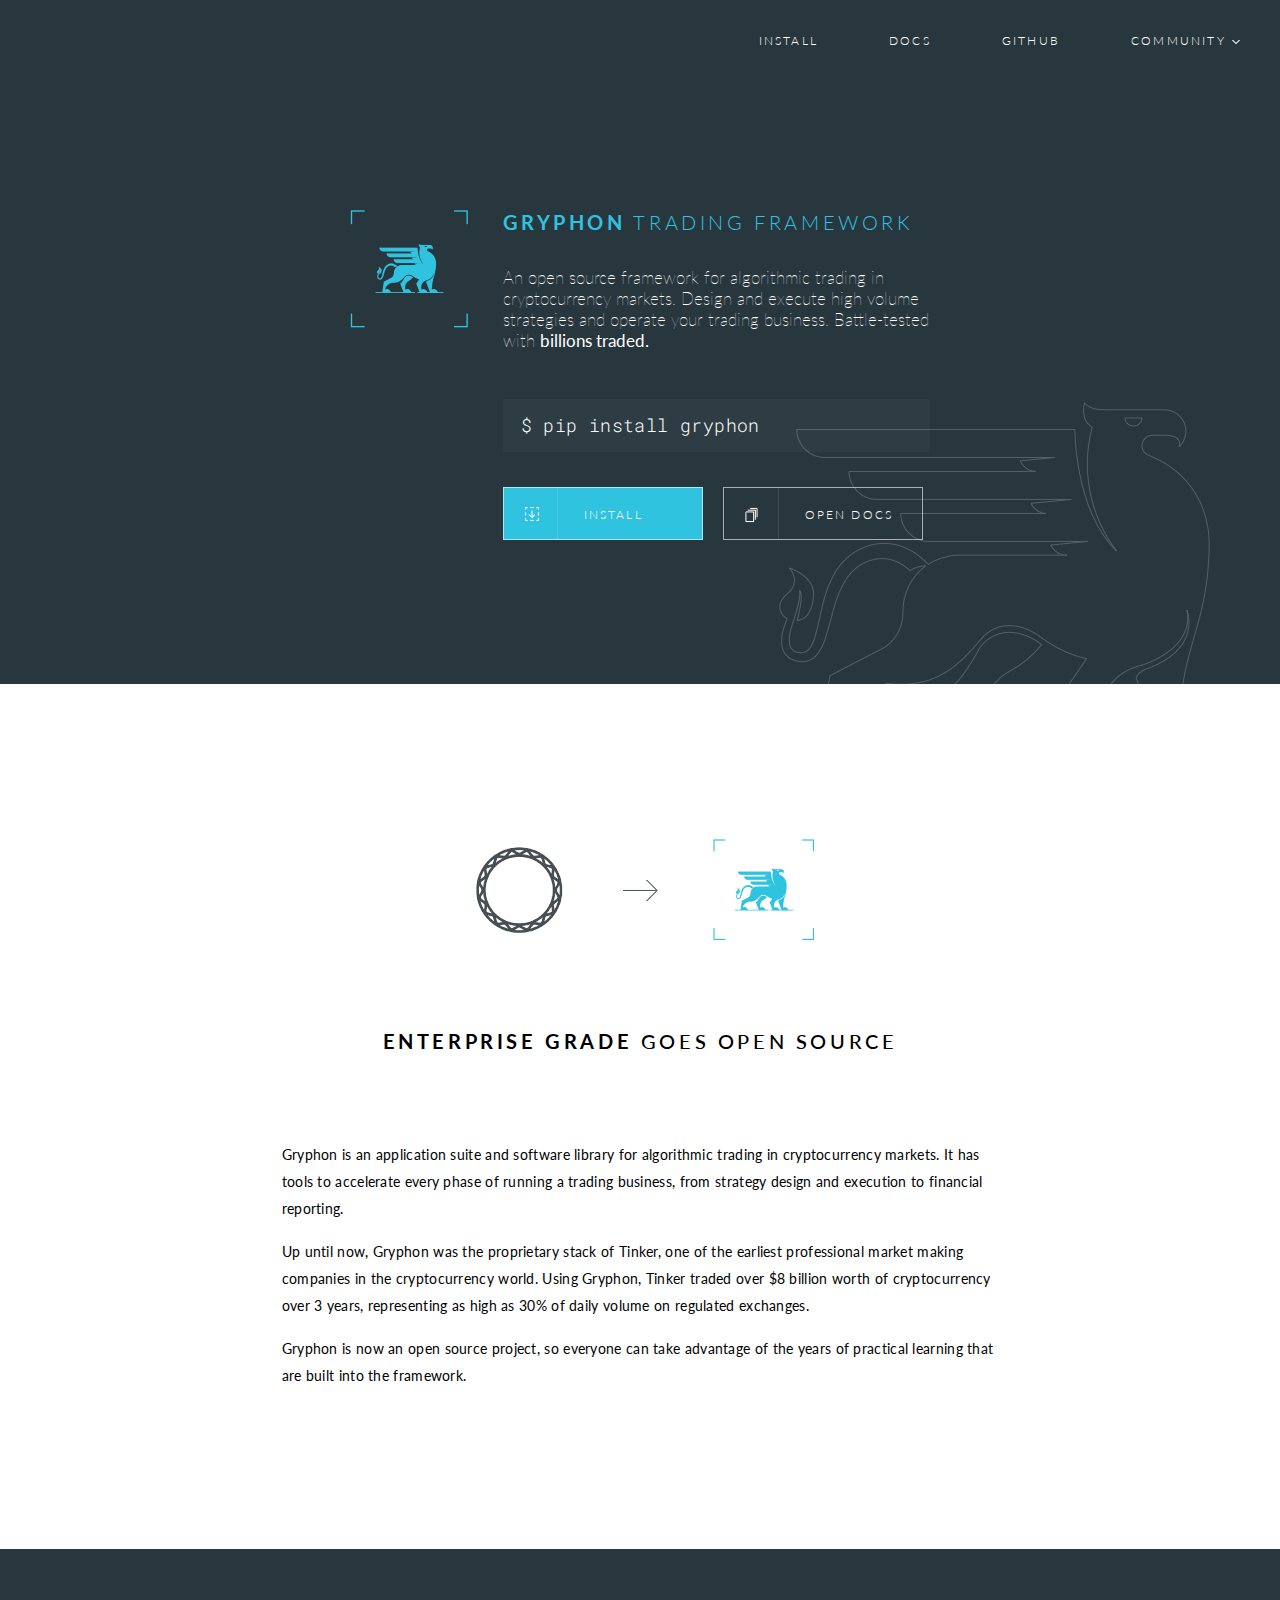
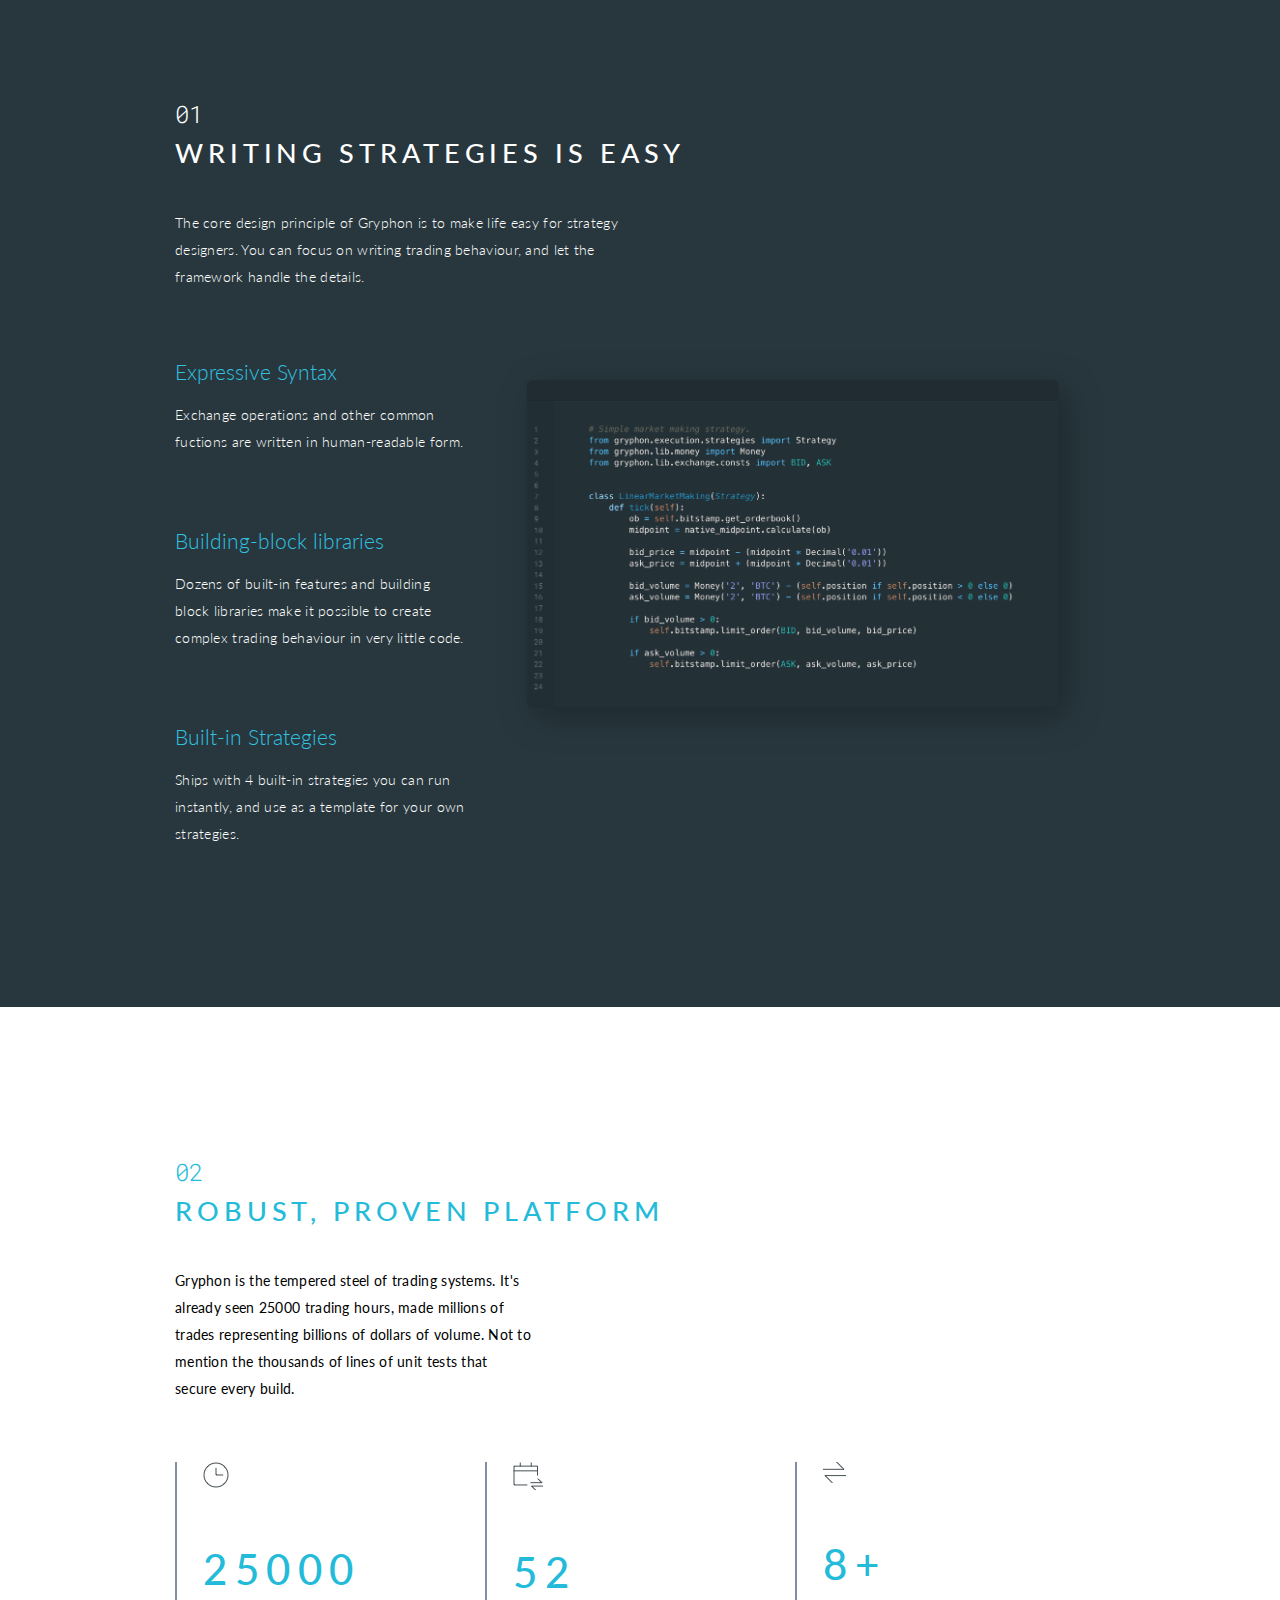
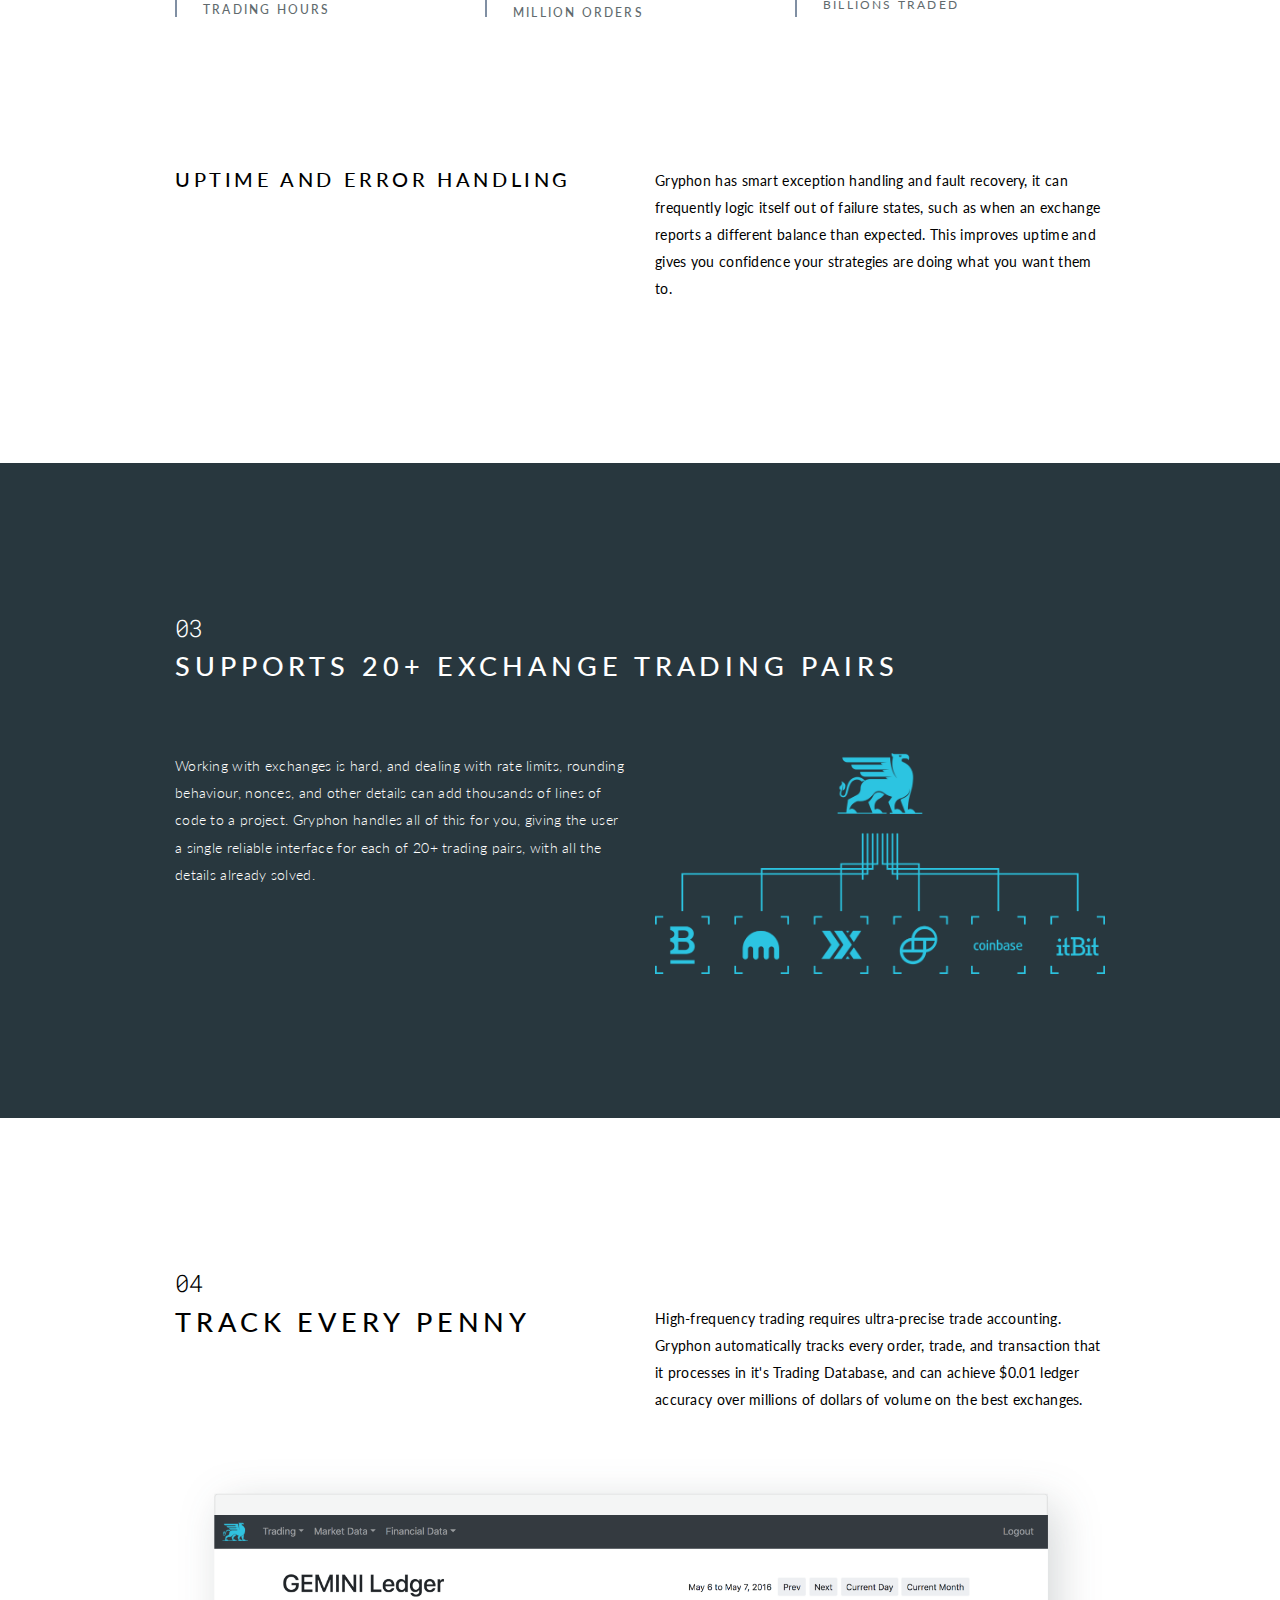
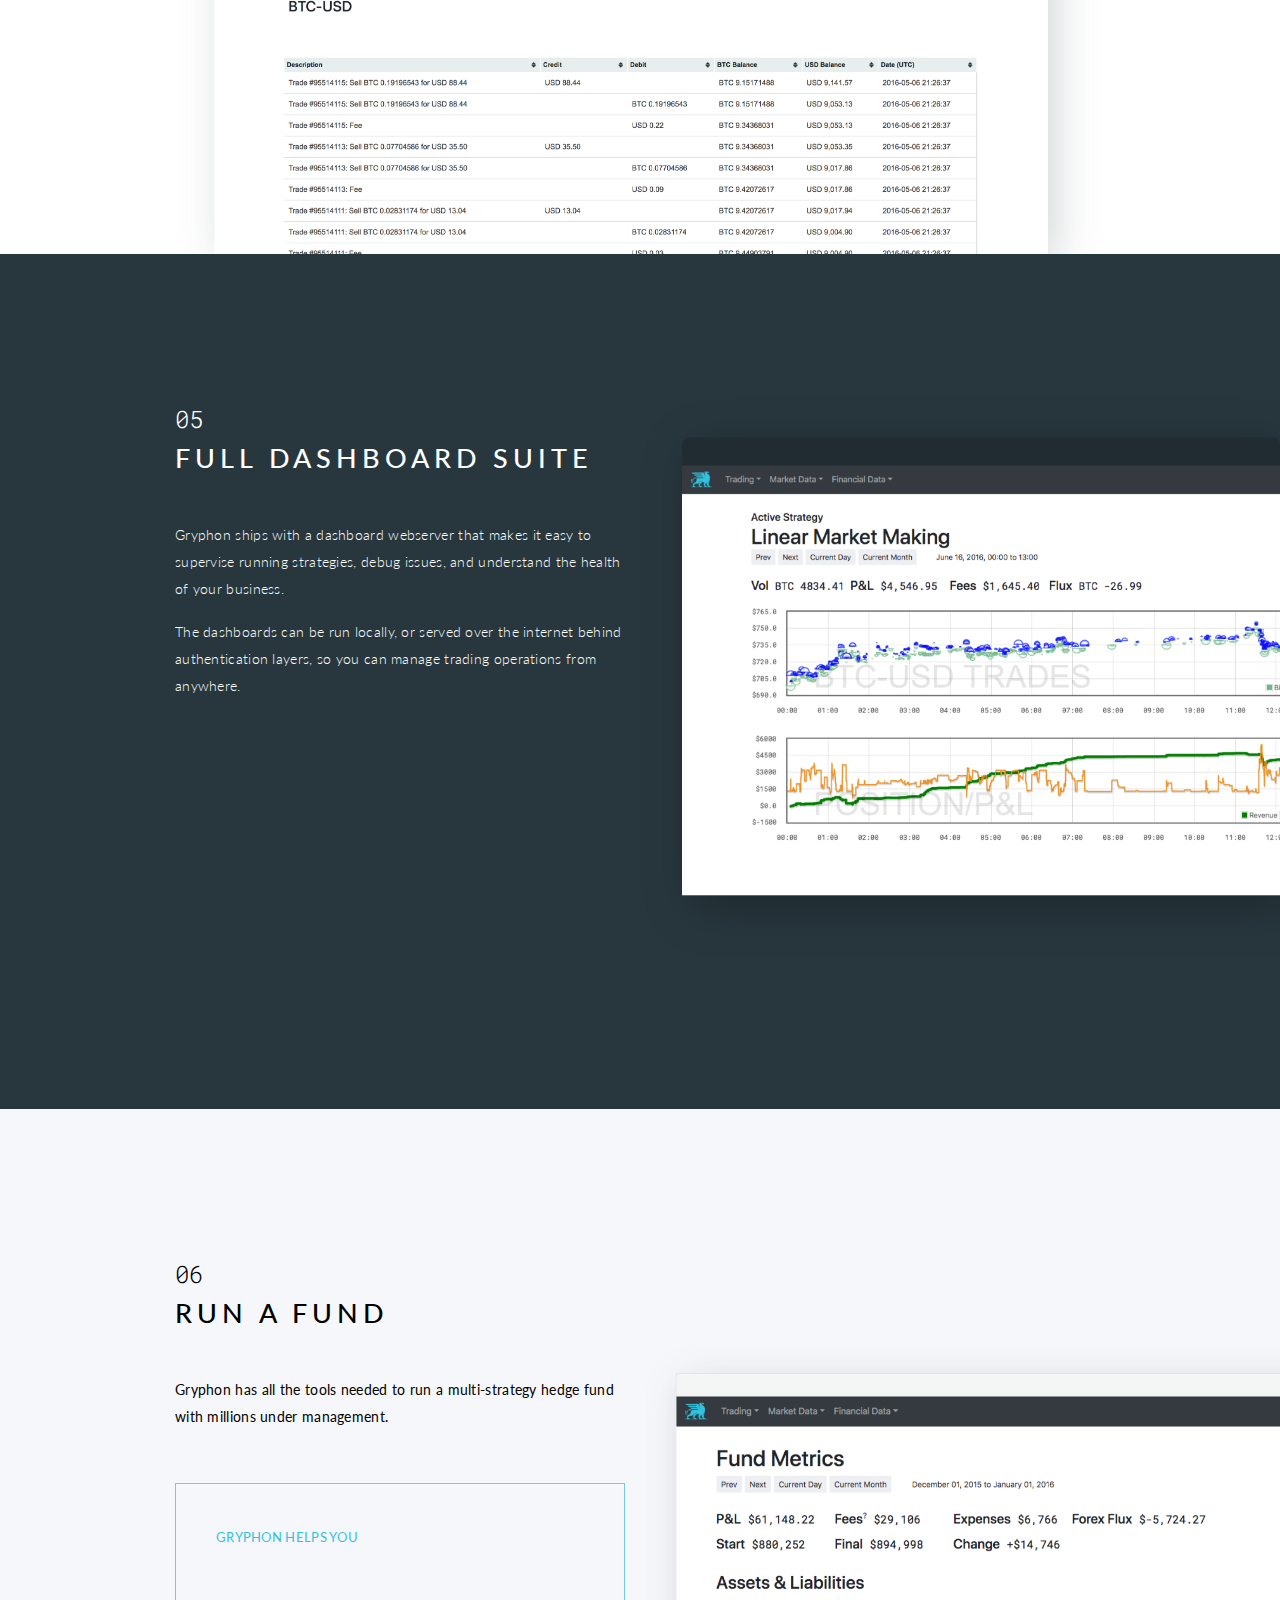
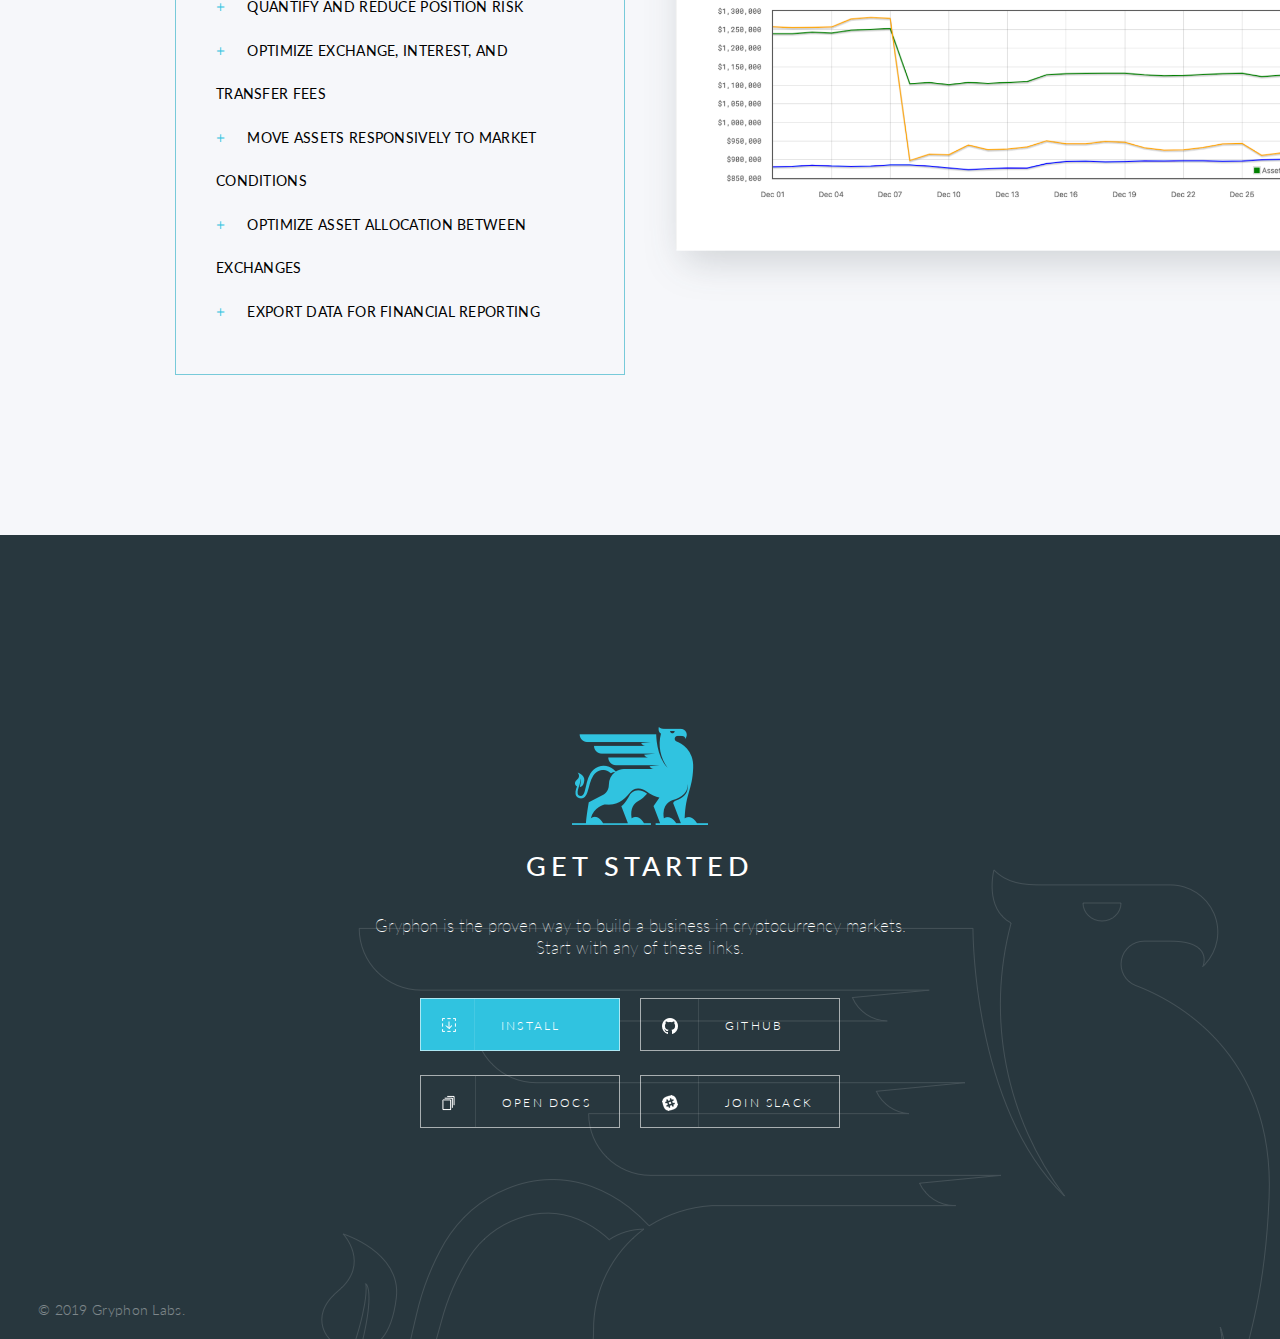
<file: index.html>
<!doctype html>
<html lang="en">
  <head>
    <meta charset="utf-8">
    <meta name="viewport" content="width=device-width, initial-scale=1">

    <link rel="apple-touch-icon-precomposed" sizes="57x57" href="static/img/apple-touch-icon-57x57.png"/>
    <link rel="apple-touch-icon-precomposed" sizes="114x114" href="static/img/apple-touch-icon-114x114.png"/>
    <link rel="apple-touch-icon-precomposed" sizes="72x72" href="static/img/apple-touch-icon-72x72.png"/>
    <link rel="apple-touch-icon-precomposed" sizes="144x144" href="static/img/apple-touch-icon-144x144.png"/>
    <link rel="apple-touch-icon-precomposed" sizes="120x120" href="static/img/apple-touch-icon-120x120.png"/>
    <link rel="apple-touch-icon-precomposed" sizes="152x152" href="static/img/apple-touch-icon-152x152.png"/>
    <link rel="icon" type="image/png" href="static/img/favicon-32x32.png" sizes="32x32"/>
    <link rel="icon" type="image/png" href="static/img/favicon-16x16.png" sizes="16x16"/>
    <meta name="application-name" content="Gryphon Framework"/>
    <meta name="msapplication-TileColor" content="#FFFFFF"/>
    <meta name="msapplication-TileImage" content="static/img/mstile-144x144.png"/>

    <link rel="stylesheet" href="https://stackpath.bootstrapcdn.com/bootstrap/4.3.1/css/bootstrap.min.css" integrity="sha384-ggOyR0iXCbMQv3Xipma34MD+dH/1fQ784/j6cY/iJTQUOhcWr7x9JvoRxT2MZw1T" crossorigin="anonymous">
    <link rel='stylesheet' href='static/css/index.css'/>
<link href="https://fonts.googleapis.com/css?family=Lato:100,300,400,700,900|Roboto+Mono:300,400" rel="stylesheet">

    <title>Gryphon Framework</title>
  </head>

  <body>
    <div class='container-fluid'>
      <nav class='navbar navbar-expand-md navbar-dark pt-4' id='main-nav'>
        <div class='collapse navbar-collapse' id='navbar-expandable'>
          <ul class='navbar-nav ml-auto'>
            <li class='nav-item'>
              <a class='nav-link' href='https://gryphon.readthedocs.io/en/latest/installation.html'>INSTALL</a>
            </li>
            <li class='nav-item'>
              <a class='nav-link' href='https://gryphon.readthedocs.io/en/latest/index.html'>DOCS</a>
            </li>
            <li class='nav-item'>
              <a class='nav-link' href='https://github.com/garethdmm/gryphon'>GITHUB</a>
            </li>
            <li class='nav-item dropdown'>
              <a class='nav-link' href='#' data-toggle='dropdown' role='button'>
                COMMUNITY
                <img src='static/img/icon-dropdown.png'/>
              </a>
              <div class='dropdown-menu dropdown-menu-right' id='community-dropdown' role='menu'>
                <a class='dropdown-item' href='https://join.slack.com/t/gryphonframework/shared_invite/enQtNjYxNjEzNTUzNzY0LTA5MWExYWM4ZTk1YTg1MzVjMTkwMDU4ZTA5ZWVmYWJmZjk1MTQ3MjdkNmZiNDQ1ODRjM2U2MTBhMjc5YWIzYWM'>
                  <img src='static/img/icon-m-slack.png'/>
                  Slack
                </a>
                <a class='dropdown-item' href='https://stackoverflow.com/questions/tagged/gryphonframework'>
                  <img src='static/img/icon-m-stackoverflow.png'/>
                  Stack Overflow
                </a>
              </div>
            </li>
          </ul>
        </div>
      </nav>
      <div class='section-dark row justify-content-center align-items-center' id='hero-container'>
        <div class='col-sm-12 col-lg-8 col-xl-6'>
          <div class='row section-content mx-auto' id='hero'>
            <div class='col-3' id='hero-left'>
              <img class='img-fluid' id='logo' src='static/img/gryphon-logo-blue-square.png'/>
            </div>
            <div class='col-9' id='hero-right'>
              <h1><span class='bold'>GRYPHON</span> TRADING FRAMEWORK</h1>
              <p id='pull-quote'>
                An open source framework for algorithmic trading in cryptocurrency markets. Design and execute high volume strategies and operate your trading business. Battle-tested with <span class='pull-quote-highlight'>billions traded.</span>
              </p>
              <span id='pip-install'>
                <p class='mt-sm-0 mt-md-5'>$ pip install gryphon</p>
              </span>
              <div class='row mx-auto' id='buttons'>
                <a class='gryphon-btn btn-highlight mb-2 mb-md-0' href='https://gryphon.readthedocs.io/en/latest/installation.html' id='download-btn'>
                  <img class='dl-icon' src='static/img/icon-download.png'/>
                  <p class='btn-text'>INSTALL</p>
                </a>
                <a class='gryphon-btn btn-lowlight' href='https://gryphon.readthedocs.io/en/latest' id='docs-btn'>
                  <img class='docs-icon' src='static/img/icon-docs.png'/>
                  <p class='btn-text'>OPEN DOCS</p>
                </a>
              </div>
            </div>
          </div>
        </div>
      </div>
      <div class='section-light row justify-content-center align-items-center'>
        <div class='section-content col-sm-12 col-lg-7' id='history'>
          <img class='d-block mx-auto' src='static/img/tinker-gryphon.png'/>
          <h2><span class='bold'>ENTERPRISE GRADE</span> GOES OPEN SOURCE</h2>
          <p>Gryphon is an application suite and software library for algorithmic trading in cryptocurrency markets. It has tools to accelerate every phase of running a trading business, from strategy design and execution to financial reporting.</p>
          <p>Up until now, Gryphon was the proprietary stack of Tinker, one of the earliest professional market making companies in the cryptocurrency world. Using Gryphon, Tinker traded over $8 billion worth of cryptocurrency over 3 years, representing as high as 30% of daily volume on regulated exchanges.</p>
          <p>Gryphon is now an open source project, so everyone can take advantage of the years of practical learning that are built into the framework.</p>
        </div>
      </div>
      <div class='section-dark row justify-content-center'>
        <div class='section-content col-md-11 col-xl-9' id='strategies'>
          <div class='row'>
            <div class='col'>
              <h3 class='numeral'>01</h3>
              <h2 class='section-title'>WRITING STRATEGIES IS EASY</h2>
            </div>
          </div>
          <div class='row'>
            <div class='col col-md-6 mr-auto'>
              <p id='strategy-desc'>The core design principle of Gryphon is to make life easy for strategy designers. You can focus on writing trading behaviour, and let the framework handle the details.</p>
            </div>
          </div>
          <div class='row'>
            <div class='col-sm-12 col-md-4' id='text-col'>
              <h4>Expressive Syntax</h4>
              <p class='descriptor pb-0 pb-md-5'>Exchange operations and other common fuctions are written in human-readable form.</p>
              <!--<h4>Get Started Fast</h4>
              <p class='descriptor pb-0 pb-md-5'>You can install Gryphon, write, and run your first strategy in under ten minutes</p>-->
              <h4>Building-block libraries</h4>
              <p class='descriptor pb-0 pb-md-5'>Dozens of built-in features and building block libraries make it possible to create complex trading behaviour in very little code.</p>
              <h4>Built-in Strategies</h4>
              <p class='descriptor'>Ships with 4 built-in strategies you can run instantly, and use as a template for your own strategies.</p>
            </div>
            <div class='col-sm-12 col-md-8' id='code-example-col'>
              <img class='img-fluid' id='code-example' src='static/img/code-example.png'>
            </div>
          </div>
        </div>
      </div>
      <div class='section-light row justify-content-center'>
        <div class='section-content col-md-11 col-xl-9' id='robust'>
          <div class='row'>
            <div class='col'>
              <h3 class='numeral'>02</h3>
              <h2 class='section-title'>ROBUST, PROVEN PLATFORM</h2>
              <p id='robust-desc'>Gryphon is the tempered steel of trading systems. It's already seen 25000 trading hours, made millions of trades representing billions of dollars of volume. Not to mention the thousands of lines of unit tests that secure every build.</p>
            </div>
          </div>
          <div class='row no-gutters center-justify-content' id='robust-points'>
            <div class='col'>
              <img src='static/img/icon-hours.png'/>
              <h4>25000<h4>
              <p class='metric-subtitle'>TRADING HOURS</p>
            </div>
            <div class='w-100 pb-3 d-md-none'></div>
            <div class='col'>
              <img src='static/img/icon-traded.png'/>
              <h4>52<h4>
              <p class='metric-subtitle'>MILLION ORDERS</p>
            </div>
            <div class='w-100 pb-3 d-md-none'></div>
            <div class='col'>
              <img src='static/img/icon-tradedtodate.png'/>
              <h4>8+</h4>
              <p class='metric-subtitle'>BILLIONS TRADED</p>
            </div>
          </div>
          <div class='row' id='robust-uptime'>
            <div class='col'>
              <h5>UPTIME AND ERROR HANDLING</h5>
            </div>
            <div class='col'>
              <p>Gryphon has smart exception handling and fault recovery, it can frequently logic itself out of failure states, such as when an exchange reports a different balance than expected. This improves uptime and gives you confidence your strategies are doing what you want them to.</p>
            </div>
          </div>
        </div>
      </div>
      <div class='section-dark row justify-content-center'>
        <div class='section-content col-md-11 col-xl-9' id='integrations'>
          <div class='row'>
            <div class='col'>
              <h3 class='numeral'>03</h3>
              <h2 class='section-title'>SUPPORTS 20+ EXCHANGE TRADING PAIRS</h2>
            </div>
          </div>
          <div class='row'>
            <div class='col'>
              <p>Working with exchanges is hard, and dealing with rate limits, rounding behaviour, nonces, and other details can add thousands of lines of code to a project. Gryphon handles all of this for you, giving the user a single reliable interface for each of 20+ trading pairs, with all the details already solved.
            </div>
            <div class='w-100 pb-3 d-md-none'></div>
            <div class='col'>
              <img class='d-block mx-auto img-fluid' src='static/img/integrations.png'>
            </div>
          </div>
        </div>
      </div>
      <div class='section-light row justify-content-center'>
        <div class='section-content col-md-11 col-xl-9 d-flex flex-column' id='accounting'>
          <div class='row'>
            <div class='col'>
              <h3 class='numeral'>04</h3>
            </div>
          </div>
          <div class='row'>
            <div class='col'>
              <h2 class='section-title'>TRACK EVERY PENNY</h2>
            </div>
            <div class='col'>
              <p id='accounting-desc'>High-frequency trading requires ultra-precise trade accounting. Gryphon automatically tracks every order, trade, and transaction that it processes in it's Trading Database, and can achieve $0.01 ledger accuracy over millions of dollars of volume on the best exchanges.</p>
            </div>
          </div>
          <div class='row flex-grow-1 align-items-end'>
            <div class='col'>
              <img class='d-block mx-auto img-fluid' id='accounting-image' src='static/img/ledger.png'>
            </div>
          </div>
        </div>
      </div>
      <div class='section-dark row justify-content-center' id='dashboards-container'>
        <div class='section-content col-md-11 col-xl-9' id='dashboards'>
          <div class='row'>
            <div class='col'>
              <h3 class='numeral'>05</h3>
            </div>
          </div>
          <div class='row'>
            <div class='col'>
              <h2 class='section-title'>FULL <br class='d-lg-none'/>DASHBOARD SUITE</h2>
            </div>
          </div>
          <div class='row'>
            <div class='col-sm-12 col-md-6'>
              <p>Gryphon ships with a dashboard webserver that makes it easy to supervise running strategies, debug issues, and understand the health of your business.</p>
              <p>The dashboards can be run locally, or served over the internet behind authentication layers, so you can manage trading operations from anywhere.</p>
            </div>
            <div class='col-sm-12 col-md-6' id='dashboard-image-col'>
              <img class='img-fluid d-md-none' id='net-assets' src='static/img/dashboards.png'>
            </div>
          </div>
        </div>
      </div>
      <div class='section-grey row justify-content-center' id='fund-container'>
        <div class='section-content col-md-11 col-xl-9' id='fund'>
          <div class='row'>
            <div class='col'>
              <h3 class='numeral'>06</h3>
              <h2 class='section-title'>RUN A FUND</h2>
            </div>
          </div>
          <div class='row'>
            <div class='col-sm-12 col-md-6'>
              <p id='fund-desc'>Gryphon has all the tools needed to run a multi-strategy hedge fund with millions under management.</p>
              <ul id='fund-features'>
                <h5>GRYPHON HELPS YOU</h5>
                <li><span class='point'>+</span>QUANTIFY AND REDUCE POSITION RISK</li>
                <li><span class='point'>+</span>OPTIMIZE EXCHANGE, INTEREST, AND TRANSFER FEES</li>
                <li><span class='point'>+</span>MOVE ASSETS RESPONSIVELY TO MARKET CONDITIONS</li>
                <li><span class='point'>+</span>OPTIMIZE ASSET ALLOCATION BETWEEN EXCHANGES</li>
                <li><span class='point'>+</span>EXPORT DATA FOR FINANCIAL REPORTING</li>
              </ul>
            </div>
            <div class='col-sm-12 col-md-6' id='fund-image-col'>
              <img class='img-fluid d-md-none' id='net-assets' src='static/img/fund.png'>
            </div>
          </div>
        </div>
      </div>
      <div class='section-dark row justify-content-center' id='footer-container'>
        <div class='section-content col-sm-12 col-lg-8 col-xl-6 mt-4 mt-md-5' id='footer-hero'>
          <div class='row'>
            <div class='col'>
              <img class='img-fluid d-block ml-auto mr-auto' id='logo' src='static/img/gryphon-logo-blue@2x.png'/>
            </div>
          </div>
          <div class='row'>
            <div class='col'>
              <h2 class='section-title pt-4'>GET STARTED</h2>
              <p class='hero-text'>
                Gryphon is the proven way to build a business in cryptocurrency markets.
              </p>
              <p class='hero-text'>
                Start with any of these links.
              </p>
              <div class='row justify-content-center mx-auto pt-4' id='buttons-footer'>
                <a class='gryphon-btn btn-highlight mb-2 mb-md-4' href='https://gryphon.readthedocs.io/en/latest/installation.html' id='download-btn'>
                  <img class='dl-icon' src='static/img/icon-download.png'/>
                  <p class='btn-text'>INSTALL</p>
                </a>
                <a class='gryphon-btn btn-lowlight mb-2 mb-md-4' href='https://github.com/garethdmm/gryphon' id='docs-btn'>
                  <img class='docs-icon' src='static/img/icon-m-github.png'/>
                  <p class='btn-text'>GITHUB</p>
                </a>
                <a class='gryphon-btn btn-lowlight mb-2 mb-md-4' href='https://gryphon.readthedocs.io/en/latest' id='docs-btn'>
                  <img class='docs-icon' src='static/img/icon-docs.png'/>
                  <p class='btn-text'>OPEN DOCS</p>
                </a>
                <a class='gryphon-btn btn-lowlight mb-2 mb-md-4' href='https://join.slack.com/t/gryphonframework/shared_invite/enQtNjYxNjEzNTUzNzY0LTA5MWExYWM4ZTk1YTg1MzVjMTkwMDU4ZTA5ZWVmYWJmZjk1MTQ3MjdkNmZiNDQ1ODRjM2U2MTBhMjc5YWIzYWM' id='docs-btn'>
                  <img class='docs-icon' src='static/img/icon-m-slack.png'/>
                  <p class='btn-text'>JOIN SLACK</p>
                </a>
              </div>
            </div>
          </div>
        </div>
        <div class='row w-100' id='footer-footer'>
          <p>&copy 2019 Gryphon Labs.</p>
        </div>
      </div>
    </div>
    <script
      src="http://code.jquery.com/jquery-3.3.1.min.js"
      integrity="sha256-FgpCb/KJQlLNfOu91ta32o/NMZxltwRo8QtmkMRdAu8="
      crossorigin="anonymous"></script>
    <script src="https://cdnjs.cloudflare.com/ajax/libs/popper.js/1.14.7/umd/popper.min.js" integrity="sha384-UO2eT0CpHqdSJQ6hJty5KVphtPhzWj9WO1clHTMGa3JDZwrnQq4sF86dIHNDz0W1" crossorigin="anonymous"></script>
    <script src="https://stackpath.bootstrapcdn.com/bootstrap/4.3.1/js/bootstrap.min.js" integrity="sha384-JjSmVgyd0p3pXB1rRibZUAYoIIy6OrQ6VrjIEaFf/nJGzIxFDsf4x0xIM+B07jRM" crossorigin="anonymous"></script>
  </body>
</html>
</file>
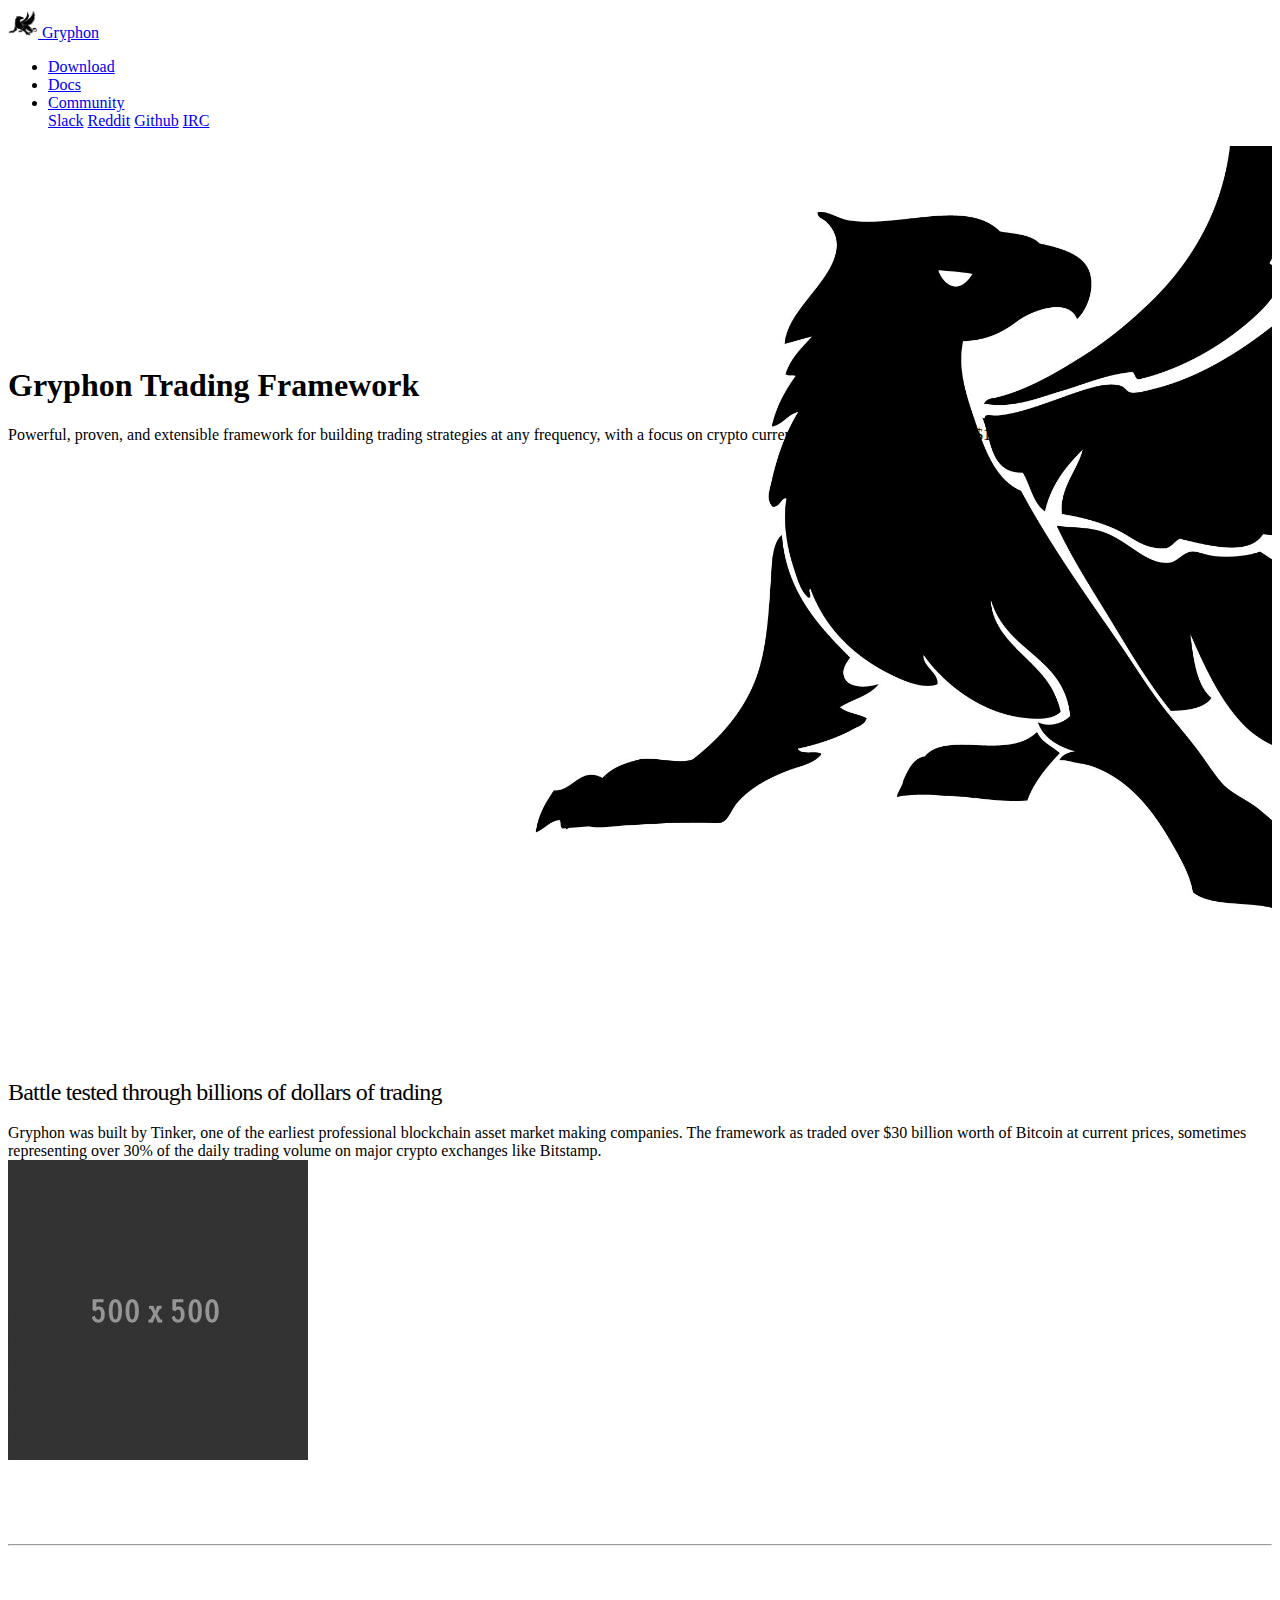
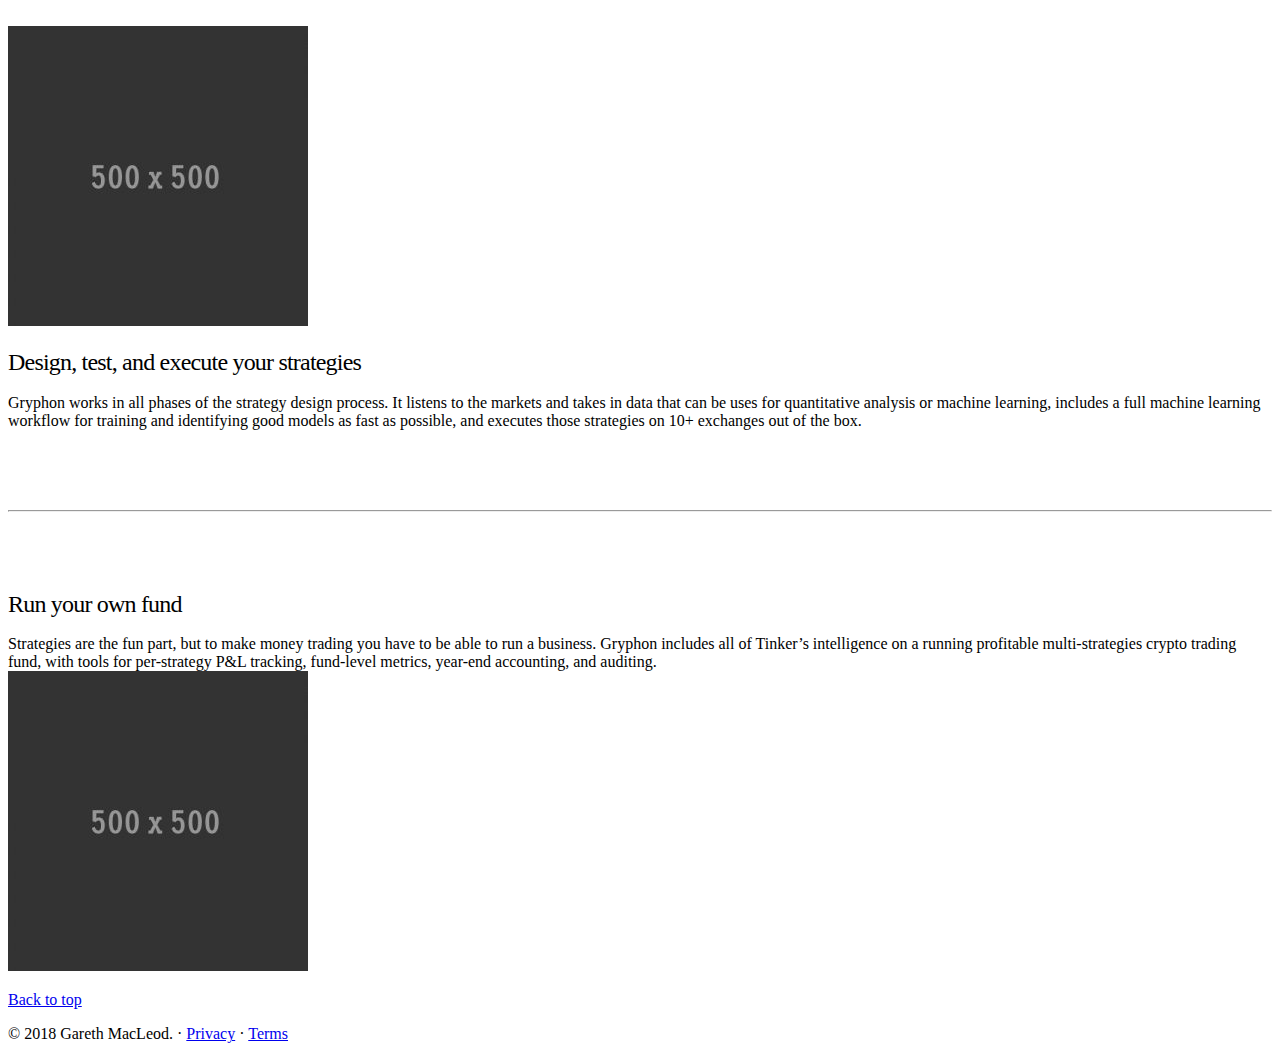
<file: old/index.html>
<!doctype html>
<html lang="en">
  <head>
    <meta charset="utf-8">
    <meta name="viewport" content="width=device-width, initial-scale=1, shrink-to-fit=no">

    <link rel="stylesheet" href="https://stackpath.bootstrapcdn.com/bootstrap/4.1.3/css/bootstrap.min.css" integrity="sha384-MCw98/SFnGE8fJT3GXwEOngsV7Zt27NXFoaoApmYm81iuXoPkFOJwJ8ERdknLPMO" crossorigin="anonymous">

    <link rel='stylesheet' href='static/css/index.css'/>
    <title>Gryphon Framework</title>
  </head>

  <body>
    <nav class="navbar navbar-dark bg-dark">
      <a class="navbar-brand" href="#">
        <img src="static/img/gryphon.jpg" width="30" height="30" alt="">
        Gryphon
      </a>
      <div class="navbar-expand" id="navbarNav">
        <ul class="navbar-nav">
          <li class="nav-item">
            <a class="nav-link" href="https://github.com/TinkerWork/gryphon-framework">Download</a>
          </li>
          <li class="nav-item">
            <a class="nav-link" href="#">Docs</a>
          </li>
          <li class="nav-item dropdown">
            <a class="nav-link dropdown-toggle" href="#" id="navbarDropdownMenuLink" role="button" data-toggle="dropdown" aria-haspopup="true" aria-expanded="false">
              Community
            </a>
            <div class="dropdown-menu" aria-labelledby="navbarDropdownMenuLink">
              <a class="dropdown-item" href="https://gryphon-atf.slack.com">Slack</a>
              <a class="dropdown-item" href="#">Reddit</a>
              <a class="dropdown-item" href="#">Github</a>
              <a class="dropdown-item" href="#">IRC</a>
            </div>
          </li>
        </ul>
      </div>
    </nav>
    <main role='main'>
      <div class='container'>
        <div class='row'>
          <div class='col-md-6' id='main-splash'>
            <h1>Gryphon Trading Framework</h1>
            <p>Powerful, proven, and extensible framework for building trading strategies at any frequency, with a focus on crypto currencies. Battle-tested with over $10 billion traded.</p>
          </div>
        </div>
      </div>
      <div class='container features'>
        <div class="row">
          <div class="col-md-7 featurette">
            <h2>Battle tested through billions of dollars of trading</h2>
            Gryphon was built by Tinker, one of the earliest professional blockchain asset market making companies. The framework as traded over $30 billion worth of Bitcoin at current prices, sometimes representing over 30% of the daily trading volume on major crypto exchanges like Bitstamp.
          </div>
          <div class="col-md-5 featurette">
            <img src='static/img/placeholder.jpg'></img>
          </div>
        </div>

        <hr class='featurette-divider'>

        <div class="row">
          <div class="col-md-5">
            <img src='static/img/placeholder.jpg'></img>
          </div>
          <div class="col-md-7">
            <h2>Design, test, and execute your strategies</h2>
            Gryphon works in all phases of the strategy design process. It listens to the markets and takes in data that can be uses for quantitative analysis or machine learning, includes a full machine learning workflow for training and identifying good models as fast as possible, and executes those strategies on 10+ exchanges out of the box.

          </div>
        </div>
        <hr class='featurette-divider'>

        <div class="row">
          <div class="col-md-7">
            <h2>Run your own fund</h2>
            Strategies are the fun part, but to make money trading you have to be able to run a business. Gryphon includes all of Tinker’s intelligence on a running profitable multi-strategies crypto trading fund, with tools for per-strategy P&L tracking, fund-level metrics, year-end accounting, and auditing.
          </div>
          <div class="col-md-5">
            <img src='static/img/placeholder.jpg'></img>
          </div>
        </div>
      </div> <!-- container -->

      <footer class="container">
        <p class="float-right"><a href="#">Back to top</a></p>
        <p>&copy; 2018 Gareth MacLeod. &middot; <a href="#">Privacy</a> &middot; <a href="#">Terms</a></p>
      </footer>
    </main>

    <!-- Optional JavaScript -->
    <!-- jQuery first, then Popper.js, then Bootstrap JS -->
    <script src="https://code.jquery.com/jquery-3.3.1.slim.min.js" integrity="sha384-q8i/X+965DzO0rT7abK41JStQIAqVgRVzpbzo5smXKp4YfRvH+8abtTE1Pi6jizo" crossorigin="anonymous"></script>
    <script src="https://cdnjs.cloudflare.com/ajax/libs/popper.js/1.14.3/umd/popper.min.js" integrity="sha384-ZMP7rVo3mIykV+2+9J3UJ46jBk0WLaUAdn689aCwoqbBJiSnjAK/l8WvCWPIPm49" crossorigin="anonymous"></script>
    <script src="https://stackpath.bootstrapcdn.com/bootstrap/4.1.3/js/bootstrap.min.js" integrity="sha384-ChfqqxuZUCnJSK3+MXmPNIyE6ZbWh2IMqE241rYiqJxyMiZ6OW/JmZQ5stwEULTy" crossorigin="anonymous"></script>
  </body>
</html>
</file>
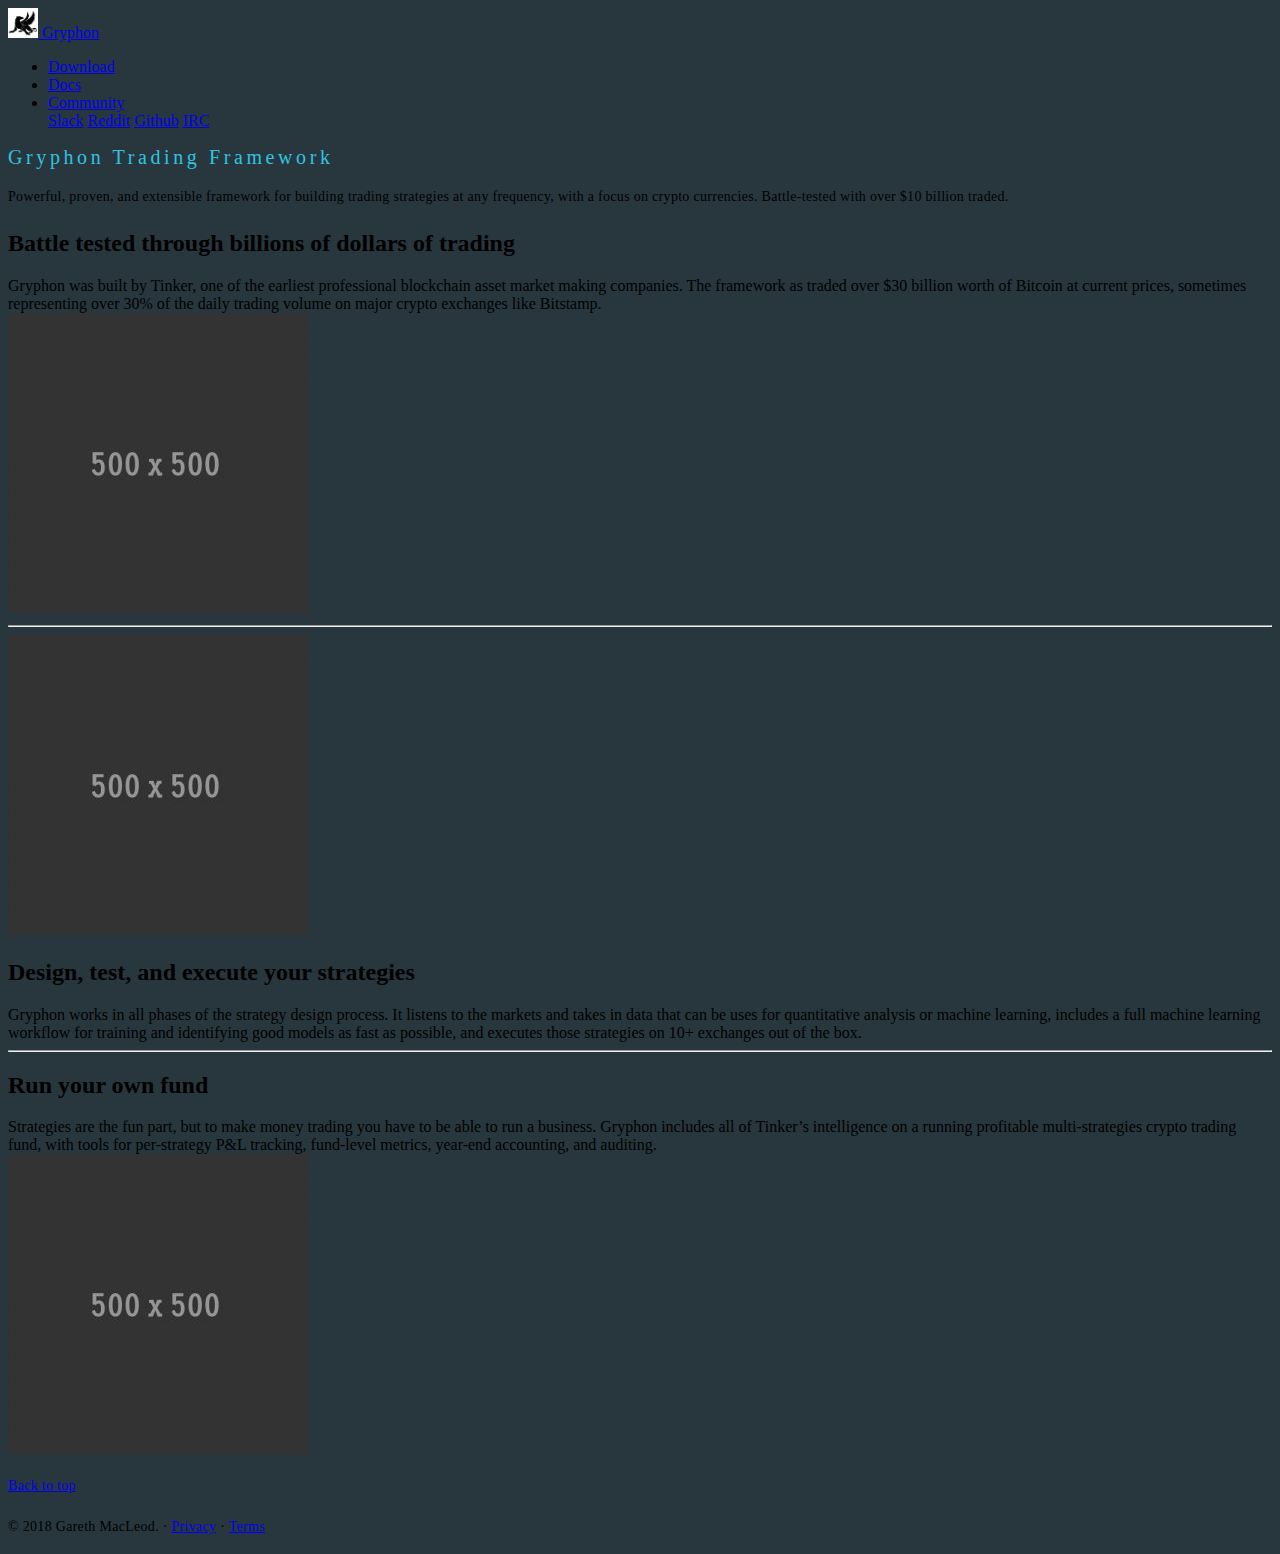
<file: static/index.html>
<!doctype html>
<html lang="en">
  <head>
    <meta charset="utf-8">
    <meta name="viewport" content="width=device-width, initial-scale=1, shrink-to-fit=no">

    <link rel="stylesheet" href="https://stackpath.bootstrapcdn.com/bootstrap/4.1.3/css/bootstrap.min.css" integrity="sha384-MCw98/SFnGE8fJT3GXwEOngsV7Zt27NXFoaoApmYm81iuXoPkFOJwJ8ERdknLPMO" crossorigin="anonymous">

    <link rel='stylesheet' href='css/index.css'/>
    <title>Gryphon Framework</title>
  </head>

  <body>
    <nav class="navbar navbar-dark bg-dark">
      <a class="navbar-brand" href="#">
        <img src="img/gryphon.jpg" width="30" height="30" alt="">
        Gryphon
      </a>
      <div class="navbar-expand" id="navbarNav">
        <ul class="navbar-nav">
          <li class="nav-item">
            <a class="nav-link" href="https://github.com/TinkerWork/gryphon-framework">Download</a>
          </li>
          <li class="nav-item">
            <a class="nav-link" href="#">Docs</a>
          </li>
          <li class="nav-item dropdown">
            <a class="nav-link dropdown-toggle" href="#" id="navbarDropdownMenuLink" role="button" data-toggle="dropdown" aria-haspopup="true" aria-expanded="false">
              Community
            </a>
            <div class="dropdown-menu" aria-labelledby="navbarDropdownMenuLink">
              <a class="dropdown-item" href="https://gryphon-atf.slack.com">Slack</a>
              <a class="dropdown-item" href="#">Reddit</a>
              <a class="dropdown-item" href="#">Github</a>
              <a class="dropdown-item" href="#">IRC</a>
            </div>
          </li>
        </ul>
      </div>
    </nav>
    <main role='main'>
      <div class='container'>
        <div class='row'>
          <div class='col-md-6' id='main-splash'>
            <h1>Gryphon Trading Framework</h1>
            <p>Powerful, proven, and extensible framework for building trading strategies at any frequency, with a focus on crypto currencies. Battle-tested with over $10 billion traded.</p>
          </div>
        </div>
      </div>
      <div class='container features'>
        <div class="row">
          <div class="col-md-7 featurette">
            <h2>Battle tested through billions of dollars of trading</h2>
            Gryphon was built by Tinker, one of the earliest professional blockchain asset market making companies. The framework as traded over $30 billion worth of Bitcoin at current prices, sometimes representing over 30% of the daily trading volume on major crypto exchanges like Bitstamp.
          </div>
          <div class="col-md-5 featurette">
            <img src='img/placeholder.jpg'></img>
          </div>
        </div>

        <hr class='featurette-divider'>

        <div class="row">
          <div class="col-md-5">
            <img src='img/placeholder.jpg'></img>
          </div>
          <div class="col-md-7">
            <h2>Design, test, and execute your strategies</h2>
            Gryphon works in all phases of the strategy design process. It listens to the markets and takes in data that can be uses for quantitative analysis or machine learning, includes a full machine learning workflow for training and identifying good models as fast as possible, and executes those strategies on 10+ exchanges out of the box.

          </div>
        </div>
        <hr class='featurette-divider'>

        <div class="row">
          <div class="col-md-7">
            <h2>Run your own fund</h2>
            Strategies are the fun part, but to make money trading you have to be able to run a business. Gryphon includes all of Tinker’s intelligence on a running profitable multi-strategies crypto trading fund, with tools for per-strategy P&L tracking, fund-level metrics, year-end accounting, and auditing.
          </div>
          <div class="col-md-5">
            <img src='img/placeholder.jpg'></img>
          </div>
        </div>
      </div> <!-- container -->

      <footer class="container">
        <p class="float-right"><a href="#">Back to top</a></p>
        <p>&copy; 2018 Gareth MacLeod. &middot; <a href="#">Privacy</a> &middot; <a href="#">Terms</a></p>
      </footer>
    </main>

    <!-- Optional JavaScript -->
    <!-- jQuery first, then Popper.js, then Bootstrap JS -->
    <script src="https://code.jquery.com/jquery-3.3.1.slim.min.js" integrity="sha384-q8i/X+965DzO0rT7abK41JStQIAqVgRVzpbzo5smXKp4YfRvH+8abtTE1Pi6jizo" crossorigin="anonymous"></script>
    <script src="https://cdnjs.cloudflare.com/ajax/libs/popper.js/1.14.3/umd/popper.min.js" integrity="sha384-ZMP7rVo3mIykV+2+9J3UJ46jBk0WLaUAdn689aCwoqbBJiSnjAK/l8WvCWPIPm49" crossorigin="anonymous"></script>
    <script src="https://stackpath.bootstrapcdn.com/bootstrap/4.1.3/js/bootstrap.min.js" integrity="sha384-ChfqqxuZUCnJSK3+MXmPNIyE6ZbWh2IMqE241rYiqJxyMiZ6OW/JmZQ5stwEULTy" crossorigin="anonymous"></script>
  </body>
</html>
</file>
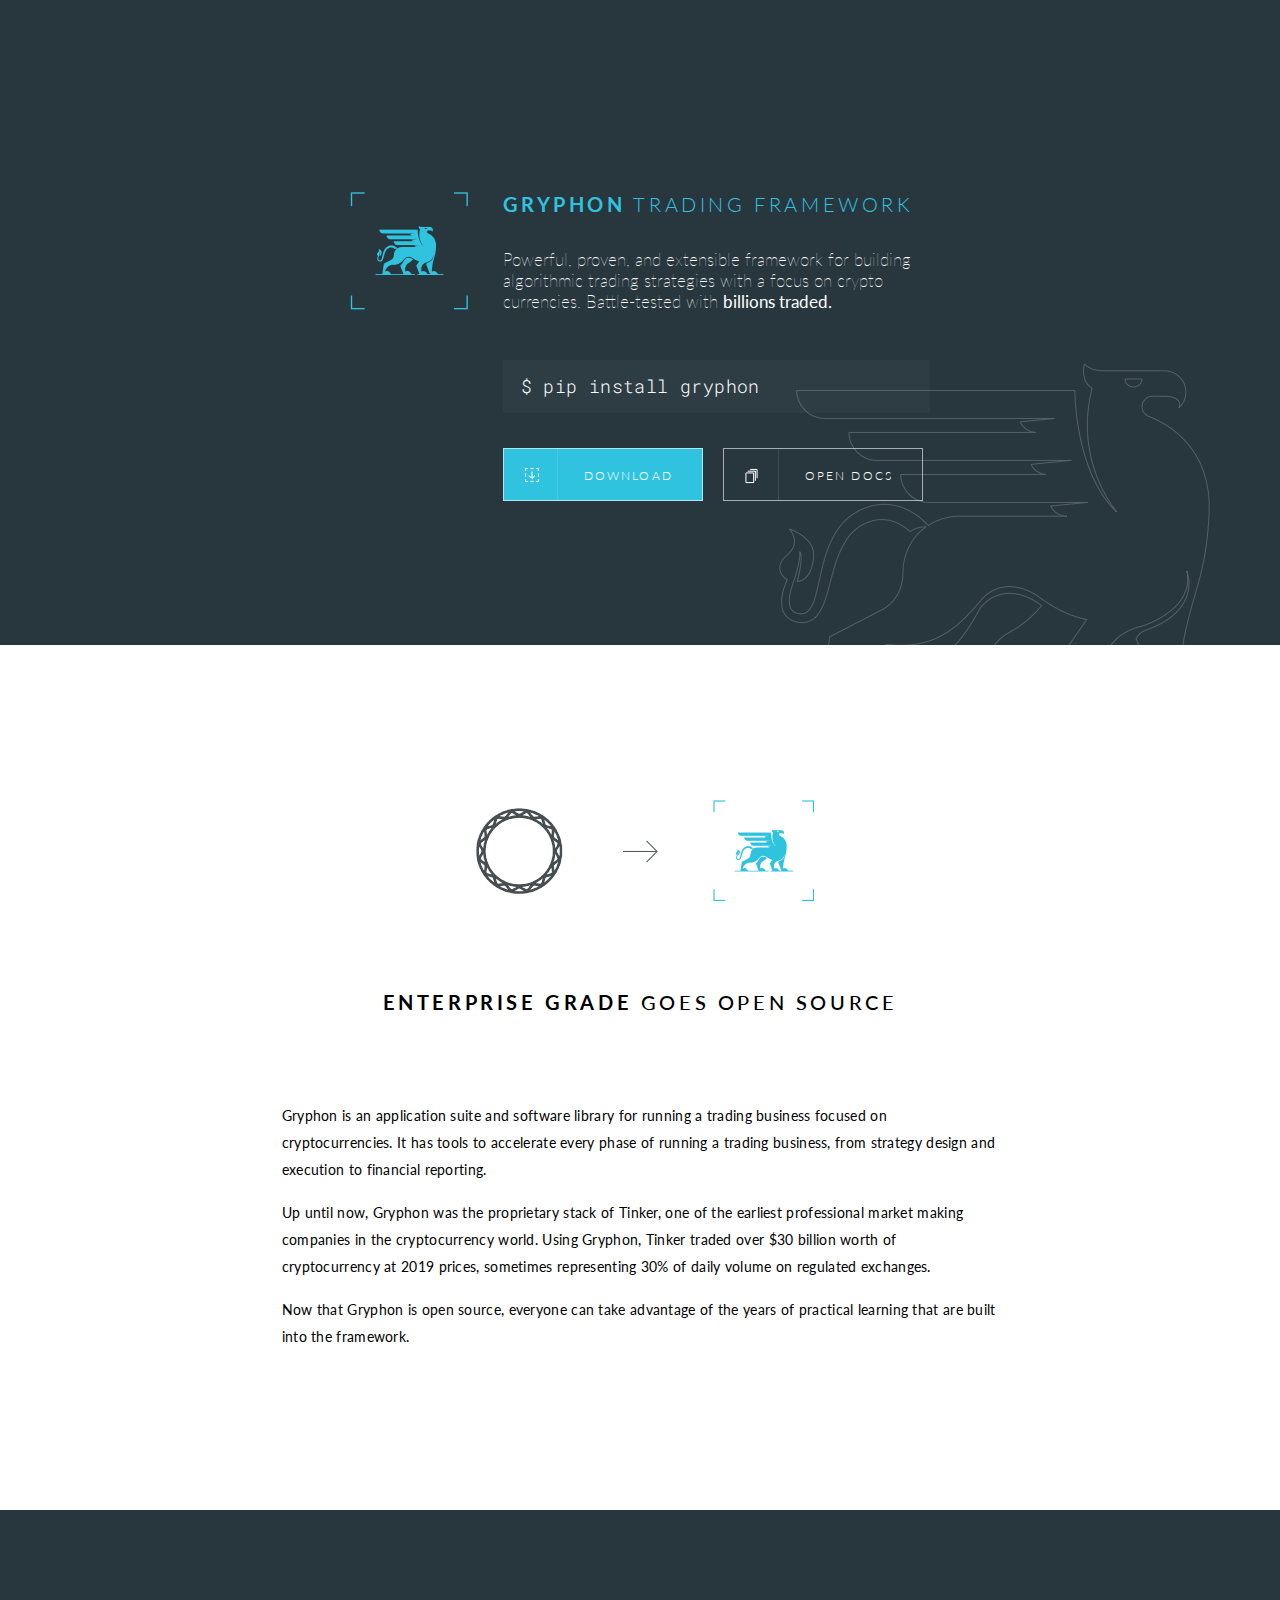
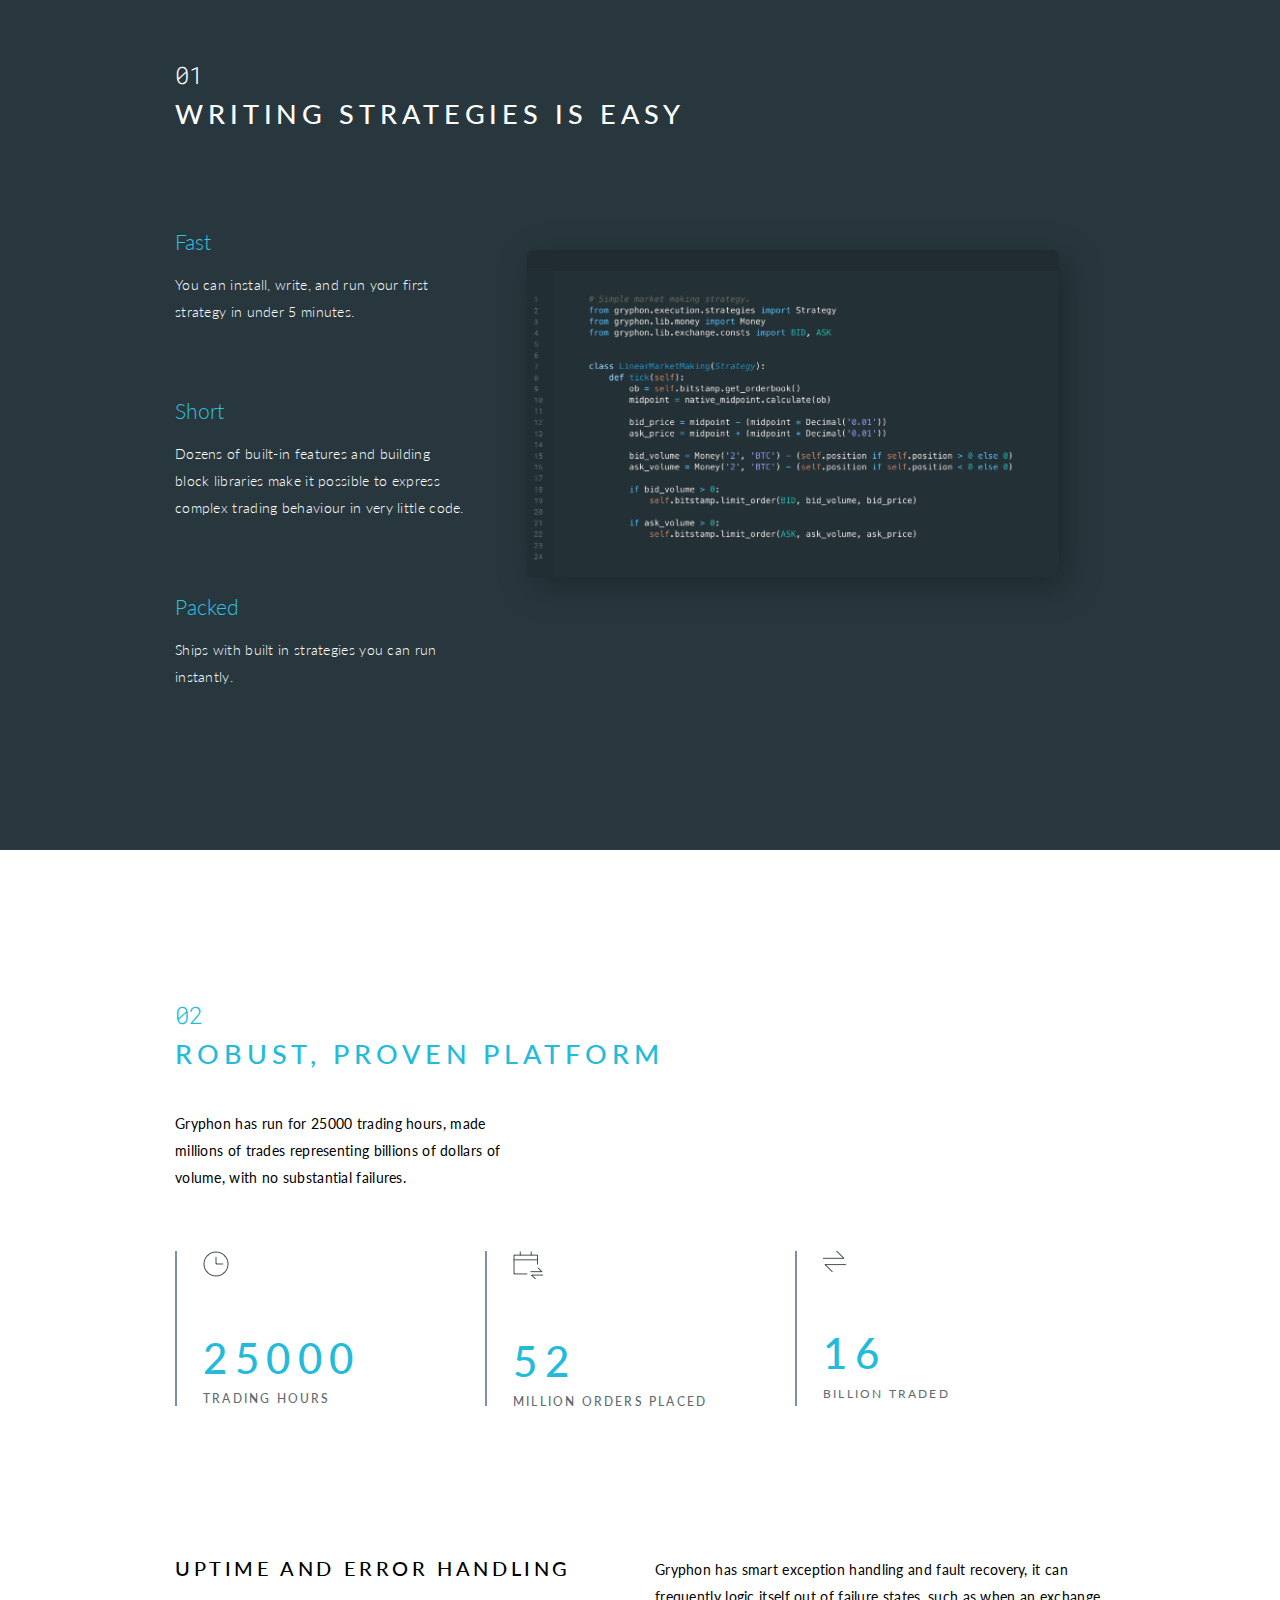
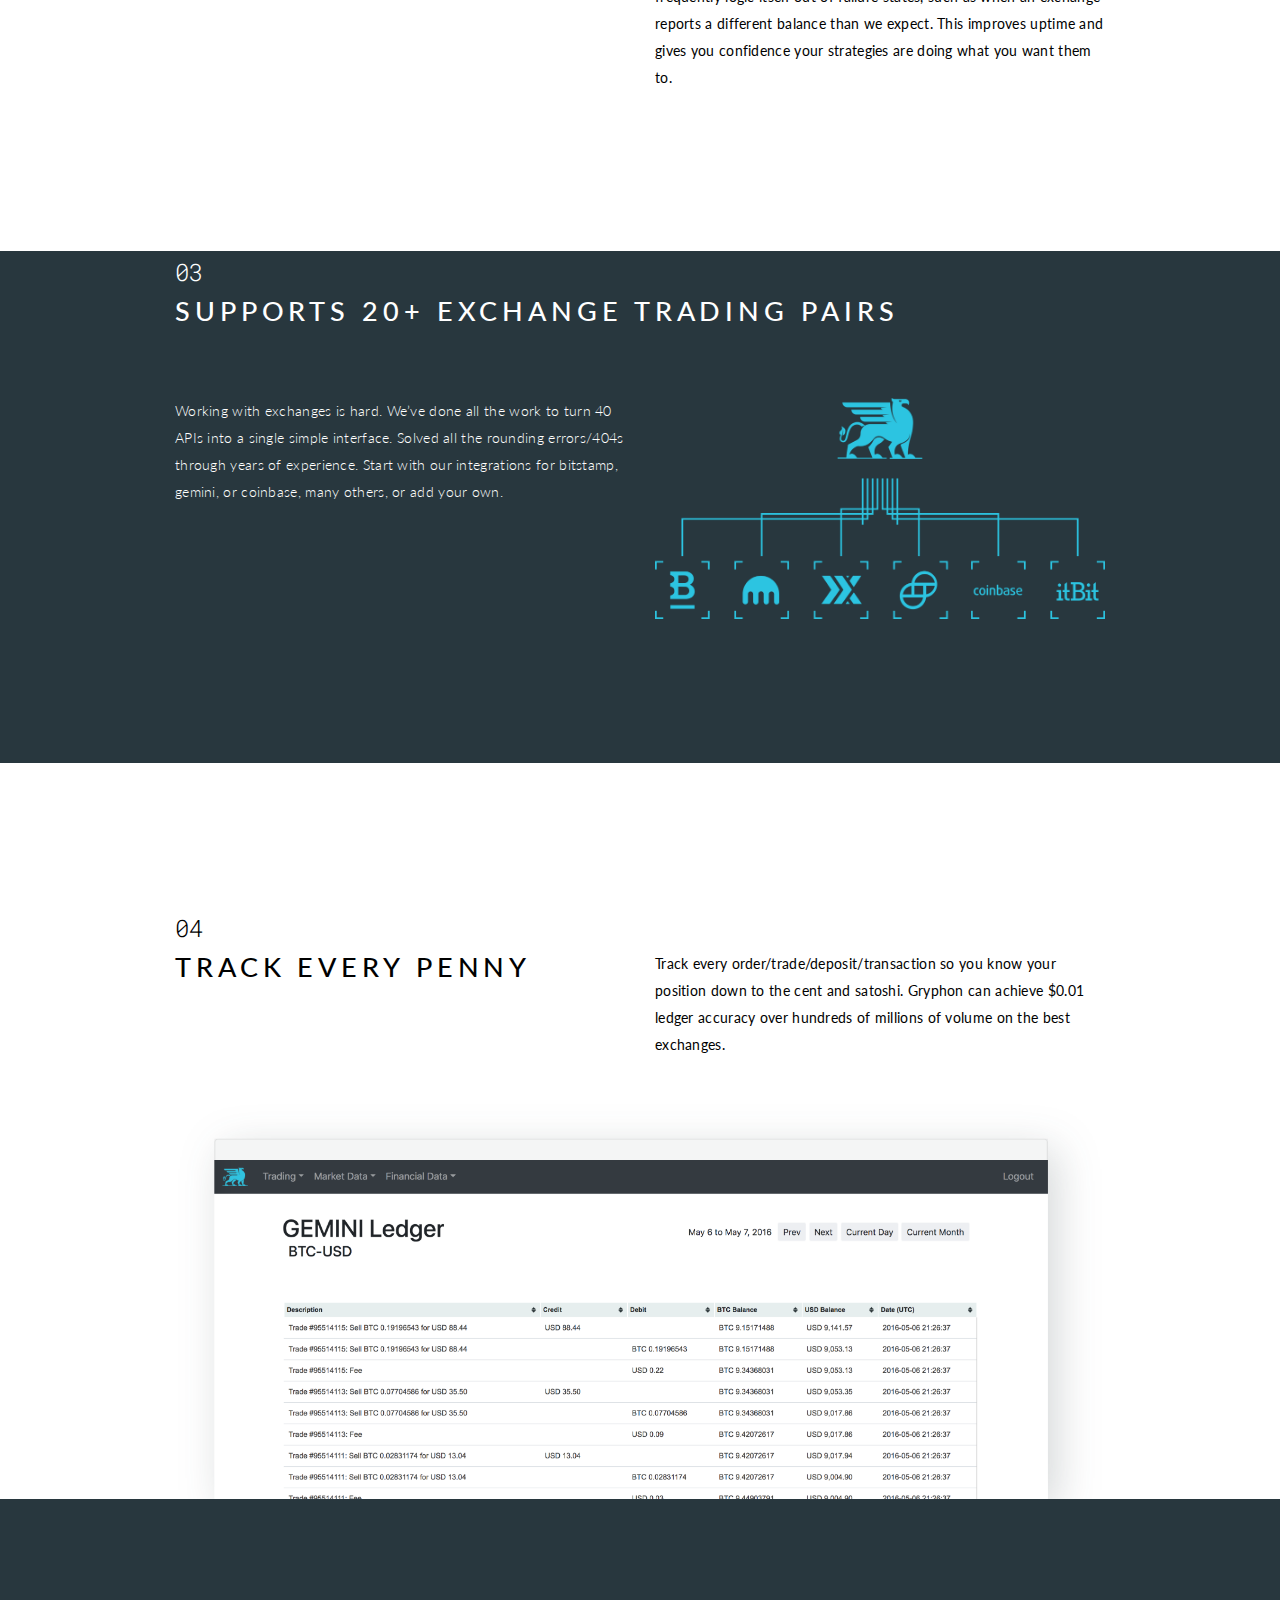
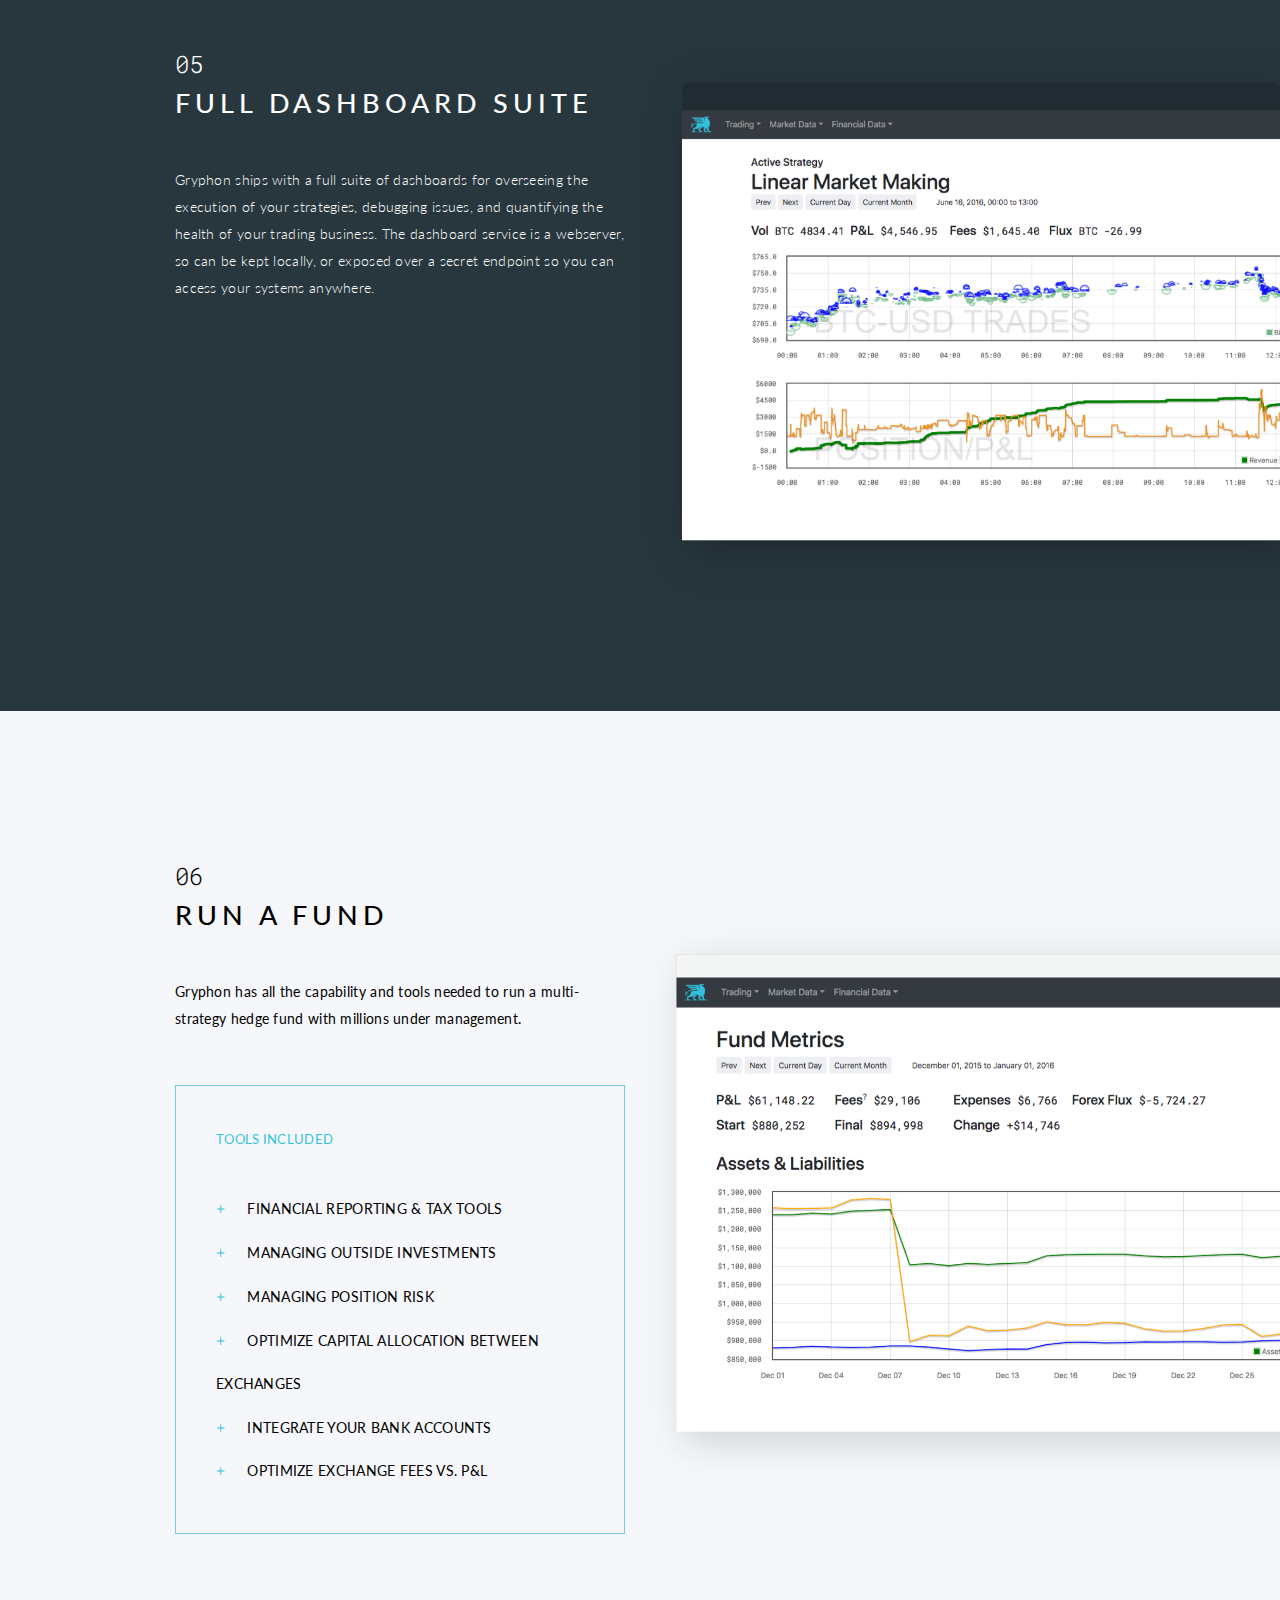
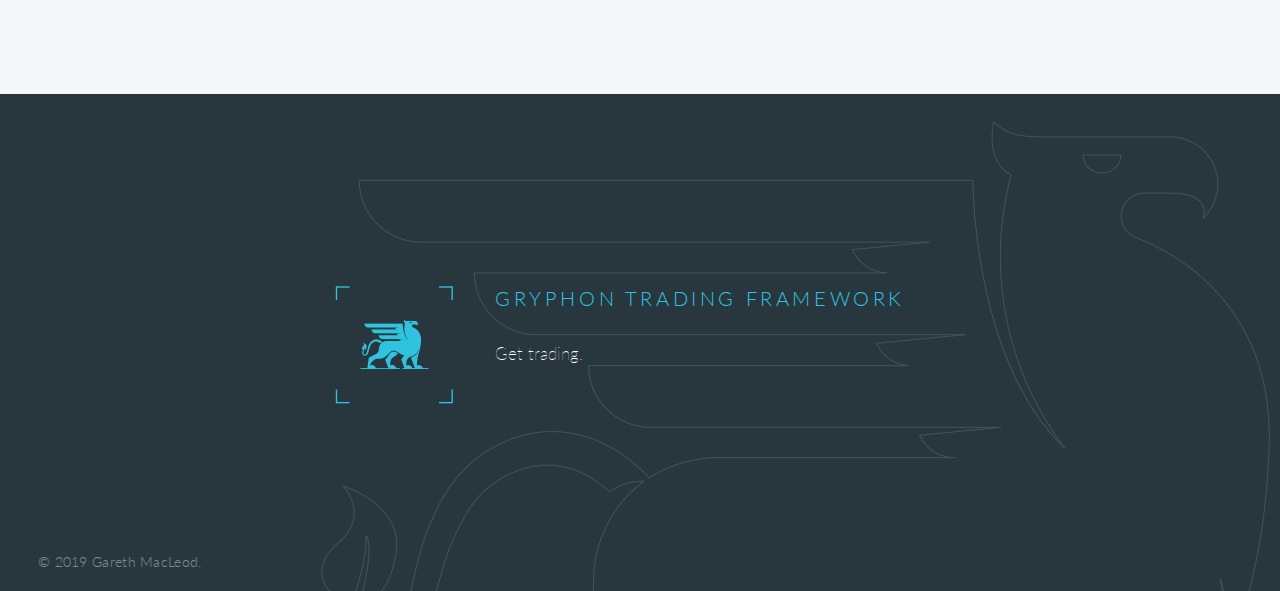
<file: launch_index.html>
<!doctype html>
<html lang="en">
  <head>
    <meta charset="utf-8">
    <meta name="viewport" content="width=device-width, initial-scale=1">

    <link rel="apple-touch-icon-precomposed" sizes="57x57" href="static/img/apple-touch-icon-57x57.png"/>
    <link rel="apple-touch-icon-precomposed" sizes="114x114" href="static/img/apple-touch-icon-114x114.png"/>
    <link rel="apple-touch-icon-precomposed" sizes="72x72" href="static/img/apple-touch-icon-72x72.png"/>
    <link rel="apple-touch-icon-precomposed" sizes="144x144" href="static/img/apple-touch-icon-144x144.png"/>
    <link rel="apple-touch-icon-precomposed" sizes="120x120" href="static/img/apple-touch-icon-120x120.png"/>
    <link rel="apple-touch-icon-precomposed" sizes="152x152" href="static/img/apple-touch-icon-152x152.png"/>
    <link rel="icon" type="image/png" href="static/img/favicon-32x32.png" sizes="32x32"/>
    <link rel="icon" type="image/png" href="static/img/favicon-16x16.png" sizes="16x16"/>
    <meta name="application-name" content="Gryphon Framework"/>
    <meta name="msapplication-TileColor" content="#FFFFFF"/>
    <meta name="msapplication-TileImage" content="static/img/mstile-144x144.png"/>

    <link rel="stylesheet" href="https://stackpath.bootstrapcdn.com/bootstrap/4.3.1/css/bootstrap.min.css" integrity="sha384-ggOyR0iXCbMQv3Xipma34MD+dH/1fQ784/j6cY/iJTQUOhcWr7x9JvoRxT2MZw1T" crossorigin="anonymous">
    <link rel='stylesheet' href='static/css/launch_index.css'/>
<link href="https://fonts.googleapis.com/css?family=Lato:100,300,400,700,900|Roboto+Mono:300,400" rel="stylesheet">

    <title>Gryphon Framework</title>
  </head>

  <body>
    <div class='container-fluid'>
      <div class='section-dark row justify-content-center align-items-center' id='hero-container'>
        <div class='col-sm-12 col-lg-8 col-xl-6 mt-4 mt-md-5'>
          <div class='row section-content mx-auto' id='hero'>
            <div class='col-3' id='hero-left'>
              <img class='img-fluid' id='logo' src='static/img/gryphon-logo-blue-square.png'/>
            </div>
            <div class='col-9' id='hero-right'>
              <h1><span class='bold'>GRYPHON</span> TRADING FRAMEWORK</h1>
              <p id='pull-quote'>
                Powerful, proven, and extensible framework for building algorithmic trading strategies with a focus on crypto currencies. Battle-tested with <span class='pull-quote-highlight'>billions traded.</span>
              </p>
              <span id='pip-install'>
                <p class='mt-sm-0 mt-md-5'>$ pip install gryphon</p>
              </span>
              <div class='row mx-auto' id='buttons'>
                <a class='gryphon-btn btn-highlight mb-2 mb-md-0' href='https://github.com/TinkerWork/gryphon/archive/master.zip' id='download-btn'>
                  <img class='dl-icon' src='static/img/icon-download.png'/>
                  <p class='btn-text'>DOWNLOAD</p>
                </a>
                <a class='gryphon-btn btn-lowlight' href='https://gryphon.readthedocs.io/en/latest' id='docs-btn'>
                  <img class='docs-icon' src='static/img/icon-docs.png'/>
                  <p class='btn-text'>OPEN DOCS</p>
                </a>
              </div>
            </div>
          </div>
        </div>
      </div>
      <div class='section-light row justify-content-center align-items-center'>
        <div class='section-content col-sm-12 col-lg-7' id='history'>
          <img class='d-block mx-auto' src='static/img/tinker-gryphon.png'/>
          <h2><span class='bold'>ENTERPRISE GRADE</span> GOES OPEN SOURCE</h2>
          <p>Gryphon is an application suite and software library for running a trading business focused on cryptocurrencies. It has tools to accelerate every phase of running a trading business, from strategy design and execution to financial reporting.</p>
          <p>Up until now, Gryphon was the proprietary stack of Tinker, one of the earliest professional market making companies in the cryptocurrency world. Using Gryphon, Tinker traded over $30 billion worth of cryptocurrency at 2019 prices, sometimes representing 30% of daily volume on regulated exchanges.</p>
          <p>Now that Gryphon is open source, everyone can take advantage of the years of practical learning that are built into the framework.</p>
        </div>
      </div>
      <div class='section-dark row justify-content-center'>
        <div class='section-content col-md-11 col-xl-9' id='strategies'>
          <div class='row'>
            <div class='col'>
              <h3 class='numeral'>01</h3>
              <h2 class='section-title'>WRITING STRATEGIES IS EASY</h2>
            </div>
          </div>
          <div class='row'>
            <div class='col-sm-12 col-md-4' id='text-col'>
              <h4>Fast</h4>
              <p class='descriptor pb-0 pb-md-5'>You can install, write, and run your first strategy in under 5 minutes.</p>
              <h4>Short</h4>
              <p class='descriptor pb-0 pb-md-5'>Dozens of built-in features and building block libraries make it possible to express complex trading behaviour in very little code.</p>
              <h4>Packed</h4>
              <p class='descriptor'>Ships with built in strategies you can run instantly.</p>
            </div>
            <div class='col-sm-12 col-md-8' id='code-example-col'>
              <img class='img-fluid' id='code-example' src='static/img/code-example.png'>
            </div>
          </div>
        </div>
      </div>
      <div class='section-light row justify-content-center'>
        <div class='section-content col-md-11 col-xl-9' id='robust'>
          <div class='row'>
            <div class='col'>
              <h3 class='numeral'>02</h3>
              <h2 class='section-title'>ROBUST, PROVEN PLATFORM</h2>
              <p id='robust-desc'>Gryphon has run for 25000 trading hours, made millions of trades representing billions of dollars of volume, with no substantial failures.</p>
            </div>
          </div>
          <div class='row no-gutters center-justify-content' id='robust-points'>
            <div class='col'>
              <img src='static/img/icon-hours.png'/>
              <h4>25000<h4>
              <p class='metric-subtitle'>TRADING HOURS</p>
            </div>
            <div class='w-100 pb-3 d-md-none'></div>
            <div class='col'>
              <img src='static/img/icon-traded.png'/>
              <h4>52<h4>
              <p class='metric-subtitle'>MILLION ORDERS PLACED</p>
            </div>
            <div class='w-100 pb-3 d-md-none'></div>
            <div class='col'>
              <img src='static/img/icon-tradedtodate.png'/>
              <h4>16</h4>
              <p class='metric-subtitle'>BILLION TRADED</p>
            </div>
          </div>
          <div class='row' id='robust-uptime'>
            <div class='col'>
              <h5>UPTIME AND ERROR HANDLING</h5>
            </div>
            <div class='col'>
              <p>Gryphon has smart exception handling and fault recovery, it can frequently logic itself out of failure states, such as when an exchange reports a different balance than we expect. This improves uptime and gives you confidence your strategies are doing what you want them to.</p>
            </div>
          </div>
        </div>
      </div>
      <div class='section-dark row justify-content-center'>
        <div class='section-content col-md-11 col-xl-9' id='integrations'>
          <div class='row'>
            <div class='col'>
              <h3 class='numeral'>03</h3>
              <h2 class='section-title'>SUPPORTS 20+ EXCHANGE TRADING PAIRS</h2>
            </div>
          </div>
          <div class='row'>
            <div class='col'>
              <p>Working with exchanges is hard. We’ve done all the work to turn 40 APIs into a single simple interface. Solved all the rounding errors/404s through years of experience. Start with our integrations for bitstamp, gemini, or coinbase, many others, or add your own.</p>
            </div>
            <div class='w-100 pb-3 d-md-none'></div>
            <div class='col'>
              <img class='d-block mx-auto img-fluid' src='static/img/integrations.png'>
            </div>
          </div>
        </div>
      </div>
      <div class='section-light row justify-content-center'>
        <div class='section-content col-md-11 col-xl-9 d-flex flex-column' id='accounting'>
          <div class='row'>
            <div class='col'>
              <h3 class='numeral'>04</h3>
            </div>
          </div>
          <div class='row'>
            <div class='col'>
              <h2 class='section-title'>TRACK EVERY PENNY</h2>
            </div>
            <div class='col'>
              <p id='accounting-desc'>Track every order/trade/deposit/transaction so you know your position down to the cent and satoshi. Gryphon can achieve $0.01 ledger accuracy over hundreds of millions of volume on the best exchanges.</p>
            </div>
          </div>
          <div class='row flex-grow-1 align-items-end'>
            <div class='col'>
              <img class='d-block mx-auto img-fluid' id='accounting-image' src='static/img/ledger.png'>
            </div>
          </div>
        </div>
      </div>
      <div class='section-dark row justify-content-center' id='dashboards-container'>
        <div class='section-content col-md-11 col-xl-9' id='dashboards'>
          <div class='row'>
            <div class='col'>
              <h3 class='numeral'>05</h3>
            </div>
          </div>
          <div class='row'>
            <div class='col'>
              <h2 class='section-title'>FULL <br class='d-lg-none'/>DASHBOARD SUITE</h2>
            </div>
          </div>
          <div class='row'>
            <div class='col-sm-12 col-md-6'>
              <p>Gryphon ships with a full suite of dashboards for overseeing the execution of your strategies, debugging issues, and quantifying the health of your trading business. The dashboard service is a webserver, so can be kept locally, or exposed over a secret endpoint so you can access your systems anywhere.</p>
            </div>
            <div class='col-sm-12 col-md-6' id='dashboard-image-col'>
              <img class='img-fluid d-md-none' id='net-assets' src='static/img/dashboards.png'>
            </div>
          </div>
        </div>
      </div>
      <div class='section-grey row justify-content-center' id='fund-container'>
        <div class='section-content col-md-11 col-xl-9' id='fund'>
          <div class='row'>
            <div class='col'>
              <h3 class='numeral'>06</h3>
              <h2 class='section-title'>RUN A FUND</h2>
            </div>
          </div>
          <div class='row'>
            <div class='col-sm-12 col-md-6'>
              <p id='fund-desc'>Gryphon has all the capability and tools needed to run a multi-strategy hedge fund with millions under management.</p>
              <ul id='fund-features'>
                <h5>TOOLS INCLUDED</h5>
                <li><span class='point'>+</span>FINANCIAL REPORTING & TAX TOOLS</li>
                <li><span class='point'>+</span>MANAGING OUTSIDE INVESTMENTS</li>
                <li><span class='point'>+</span>MANAGING POSITION RISK</li>
                <li><span class='point'>+</span>OPTIMIZE CAPITAL ALLOCATION BETWEEN EXCHANGES</li>
                <li><span class='point'>+</span>INTEGRATE YOUR BANK ACCOUNTS</li>
                <li><span class='point'>+</span>OPTIMIZE EXCHANGE FEES VS. P&L</li>
              </ul>
            </div>
            <div class='col-sm-12 col-md-6' id='fund-image-col'>
              <img class='img-fluid d-md-none' id='net-assets' src='static/img/fund.png'>
            </div>
          </div>
        </div>
      </div>
      <div class='section-dark row justify-content-center' id='footer-container'>
        <div class='section-content col-sm-12 col-lg-8 col-xl-6 mt-4 mt-md-5' id='footer-hero'>
          <div class='row'>
            <div class='col-3'>
              <img class='img-fluid' id='logo' src='static/img/gryphon-logo-blue-square.png'/>
            </div>
            <div class='col-9'>
              <h1><span class='h1-highlight'>GRYPHON</span> TRADING FRAMEWORK</h1>
              <p id='pull-quote'>
                Get trading.
              </p>
            </div>
          </div>
        </div>
        <div class='row w-100' id='footer-footer'>
          <p>&copy 2019 Gareth MacLeod.</p>
        </div>
      </div>
    </div>
    <script
      src="http://code.jquery.com/jquery-3.3.1.min.js"
      integrity="sha256-FgpCb/KJQlLNfOu91ta32o/NMZxltwRo8QtmkMRdAu8="
      crossorigin="anonymous"></script>
    <script src="https://cdnjs.cloudflare.com/ajax/libs/popper.js/1.14.7/umd/popper.min.js" integrity="sha384-UO2eT0CpHqdSJQ6hJty5KVphtPhzWj9WO1clHTMGa3JDZwrnQq4sF86dIHNDz0W1" crossorigin="anonymous"></script>
    <script src="https://stackpath.bootstrapcdn.com/bootstrap/4.3.1/js/bootstrap.min.js" integrity="sha384-JjSmVgyd0p3pXB1rRibZUAYoIIy6OrQ6VrjIEaFf/nJGzIxFDsf4x0xIM+B07jRM" crossorigin="anonymous"></script>
  </body>
</html>
</file>
<file: static/css/index.css>
/* Universal styles */
html, body {
  background-color: #28373e;
  font-family: 'Lato';
}

p {
  font-size: 14px;
  line-height: 1.93;
  letter-spacing: 0.3px;
}

span.bold {
  font-weight: 700;
}

/* Section styles */

div.section-content {
  padding-top: 5rem;
  padding-bottom: 5rem;
}

@media (min-width: 768px) {
  div.section-content {
    padding-top: 9rem;
    padding-bottom: 9rem;
  }
}

div.section-dark {
  color: white;
}

div.section-light {
  background: white;
  color: black;
}

div.section-grey {
  background-color: #f6f7fa;
  color: black;
}

/* Section title styles */

h2.section-title {
  font-size: 27px;
  line-height: normal;
  letter-spacing: 4.9px;
}

h3.numeral {
  font-family: 'Roboto Mono';
  font-size: 24px;
  font-weight: 300;
  line-height: 1.79;
  margin-bottom: 0px;
}

/* Navbar */

#navbar-expandable a.nav-link {
  color: white;
  font-family: 'Lato';
  font-size: 12px;
  letter-spacing: 2.2px;
  font-weight: 300;
  margin-right: 55px;
}

#navbar-expandable li.nav-item.dropdown a.nav-link {
  margin-right: 0px;
}

div#community-dropdown {
  background: #1d292e;
  border-radius: 0px;
}

#community-dropdown a.dropdown-item,
#community-dropdown a.dropdown-item:hover,
#community-dropdown a.dropdown-item:focus {
  font-size: 14px;
  font-family: 'Lato';
  line-height: 1.93;
  letter-spacing: 0.3px;
  text-decoration: none;
  background: transparent;
  cursor: pointer;
  color: white;
}

#community-dropdown img {
  padding-right: 0.5rem;
}

/* Hero Section */

#hero-container {
  background: url('../../static/img/gryphon-bg-hero.png') no-repeat;
  background-position: right 70px bottom;
}

h1 {
  font-size: 20px;
  font-weight: 300;
  letter-spacing: 3.6px;
  color: #30c3e0;
}

p#pull-quote {
  margin-top: 33px;
  font-size: 17px;
  font-weight: 100;
  line-height: normal;
  letter-spacing: normal;
}

span.pull-quote-highlight {
  font-weight: 400;
}

span#pip-install p {
  margin-bottom: 35px;
  padding-left: 18px;
  padding-top: 13px;
  padding-bottom: 13px;
  border-radius: 2px;
  background-color: rgba(255, 255, 255, 0.03);
  font-family: 'Roboto Mono';
  font-size: 18px;
  font-weight: 300;
  line-height: 1.5;
  letter-spacing: 0.4px;
  color: #ffffff;
}

.gryphon-btn, .gryphon-btn:hover, .gryphon-btn:visited {
  border: 1px rgba(255, 255, 255, 0.6);
  font-size: 12px;
  font-weight: 300;
  line-height: normal;
  letter-spacing: 2.2px;
  color: #ffffff;
  text-decoration: none;
  border: 1px solid rgba(255, 255, 255, 0.6);
}

#download-btn, #docs-btn {
  width: 200px;
  height: 53px;
}

.btn-highlight {
  background-color: #30c3e0;
  margin-right: 20px;
}

img.dl-icon {
  float: left;
  padding-top: 19px;
  padding-left: 21px;
  padding-bottom: 18px;
  padding-right: 18px;
  border-right: 1px solid rgba(255, 255, 255, 0.1);
}

img.docs-icon {
  float: left;
  padding-top: 19px;
  padding-left: 21px;
  padding-bottom: 16px;
  padding-right: 20px;
  border-right: 1px solid rgba(255, 255, 255, 0.1);
}

p.btn-text {
  float: left;
  margin-left: 26px;
  margin-top: 19px;
  letter-spacing: inherit;
  font-size: inherit;
  line-height: inherit;
}

/* History Section */

div#history h2 {
  padding-top: 5rem;
  padding-bottom: 5rem;
  font-size: 20px;
  line-height: normal;
  letter-spacing: 3.6px;
  text-align: center;
}

/* Strategies Section */

#strategies h2 {
  margin-bottom: 40px;
}

#strategies h4 {
  font-size: 21px;
  font-weight: 300;
  line-height: 2.05;
  color: #30c3e0;
}

#strategies p#strategy-desc {
  font-weight: 300;
  margin-bottom: 60px;
}

#strategies p.descriptor {
  font-weight: 300;
}

#strat-buttons {
  text-align: center;
}

#strat-buttons a {
  display: inline-block;
  padding-top: 17px;
  text-align: center;
  font-size: 11px;
  line-height: normal;
  letter-spacing: normal;
}

#mm-button {
  width: 300px;
  height: 50px;
  margin-right: 0px;
}

#arb-button {
  width: 250px;
  height: 50px;
  margin-left: -5px;
  border-left: none;
}

@media (max-width: 767px) {
  div#code-example-col {
    overflow: hidden;
  }

  #strategies img {
    max-width: unset;
    height: 420px;
  }
}

/* Integrations */

div#integrations h2 {
  margin-bottom: 70px;
}

div#integrations p {
  font-weight: 300;
  margin-left: auto;
  margin-right: auto;
}

/* Accounting Section */

div#accounting {
  padding-bottom: 0rem;
}

p#accounting-desc {
  margin-bottom: 43px;
}

/* Robust Section */

div#robust h3 {
  display: block;
  color: #23bbd9;
}

div#robust h2 {
  color: #23bbd9;
  margin-bottom: 40px;
}

div#robust p#robust-desc {
  width: 357px;
  margin-bottom: 60px;
}

div#robust-points div.col {
  height: 155px;
  padding-left: 26px;
  border-left: 2px solid #808fa3;
}

div#robust-points div.col h4 {
  font-size: 42px;
  line-height: normal;
  letter-spacing: 7.6px;
  color: #23bbd9;
}

p.metric-subtitle, div#integrations p.metric-subtitle {
  font-size: 12px;
  line-height: normal;
  letter-spacing: 2.2px;
  color: #616a6d;
}

#robust-points img {
  margin-bottom: 56px;
}

div#robust-points {
  margin-bottom: 150px;
}

div#robust-uptime h5 {
  font-size: 20px;
  letter-spacing: 3.6px;
}


/* Dashboards Section */

/*
Current approach to image positioning:
  - 9rem from the top (in line with the heading)
  - add padding to the bottom of 10% at the lg breakpoint, 20% at the xl breakpoint.

This works ok enough, although it's quite a lot of code.
*/

@media (min-width: 768px) {
  #dashboards-container {
    background-image: url('../../static/img/dashboards.png');
    background-repeat: no-repeat;
    background-position: right 9rem;
    background-size: 50%;
  }
}

@media (min-width: 992px) {
  #dashboards-container {
    padding-bottom: 10%;
  }
}

@media (min-width: 1200px) {
  #dashboards-container {
    padding-bottom: 20%;
  }
}

#dashboards h2.section-title {
  margin-bottom: 47px;
}

#dashboards p {
  font-weight: 300;
}

div#dashboard-image-col {
  padding-right: 0px;
}

/* Fund Section */

/*
Show the background image on md- and larger screens, otherwise we use the img element.
*/
@media (min-width: 768px) {
  #fund-container {
    background-image: url('../../static/img/fund.png');
    background-repeat: no-repeat;
    background-position: center right;
    background-size: 50%;
  }
}

#fund h2.section-title {
  margin-bottom: 47px;
}

#fund p#fund-desc {
  margin-bottom: 53px;
}

#fund img#net-assets {
  margin-right: -15px;  /* place it right on the edge */
}

ul#fund-features {
  list-style: none;
  padding: 40px;
  border: 1px solid #77cad9;
  letter-spacing: 0.3px;
}

#fund-features h5 {
  font-size: 13px;
  font-weight: normal;
  line-height: 2.08;
  color: #30c3e0;
  margin-bottom: 34px;
}

ul#fund-features li {
  font-size: 14px;
  line-height: 3.07;
}

ul#fund-features li span.point {
  font-family: 'Roboto Mono';
  line-height: 2.87;
  color: #30c3e0;
  font-size: 15px;
  font-weight: 300;
  margin-right: 22px;
}

div#fund-image-col {
  /* This sets the image at the right border on small screens and has no effect on md-
     and above screens.
  */
  padding-right: 0px;
}

/* Footer Section */

div#footer-container {
  background: url('../../static/img/gryphon-bg-footer.png') no-repeat;
  background-position: right 10px bottom;
}

#footer-container p.hero-text {
  font-size: 17px;
  font-weight: 100;
  line-height: normal;
  letter-spacing: normal;
  text-align: center;
}

#footer-container p.hero-text:nth-child(2) {
  margin-top: 33px;
  margin-bottom: 0.1rem;
}

#footer-container h2.section-title {
  text-align: center;
}


#footer-container .gryphon-btn {
  margin-right: 0px;
}

@media (min-width: 768px) {
  #footer-container .gryphon-btn {
    margin-right: 20px;
  }
}
#footer-footer p {
  width: 500px;
  height: 27px;
  opacity: 0.4;
  font-weight: 300;
  margin-left: 38px;
  text-align: left;
}
</file>
<file: old/static/css/index.css>
#main-splash {
  padding-top: 200px;
  padding-bottom: 600px;
}

main {
  background-image: url('../img/gryphon.jpg');
  background-position-x: 500px;
  background-position-y: -250px;
  background-size: 90%;
  background-repeat: no-repeat;
}

.features h2 {
  font-weight: 400;
  font-weight: 300;
  line-height: 1;
  letter-spacing: -.05rem;
}

.featurette-divider {
  margin: 5rem 0; /* Space out the Bootstrap <hr> more */
}

.features img {
  height: 300px;
  width: 300px;
}
</file>
<file: static/css/launch_index.css>
/* Universal styles */
html, body {
  background-color: #28373e;
  font-family: 'Lato';
}

p {
  font-size: 14px;
  line-height: 1.93;
  letter-spacing: 0.3px;
}

span.bold {
  font-weight: 700;
}

/* Section styles */

div.section-content {
  padding-top: 9rem;
  padding-bottom: 9rem;
}

div.section-dark {
  color: white;
}

div.section-light {
  background: white;
  color: black;
}

div.section-grey {
  background-color: #f6f7fa;
  color: black;
}

/* Section title styles */

h2.section-title {
  font-size: 27px;
  line-height: normal;
  letter-spacing: 4.9px;
}

h3.numeral {
  font-family: 'Roboto Mono';
  font-size: 24px;
  font-weight: 300;
  line-height: 1.79;
  margin-bottom: 0px;
}

/* Hero Section */

#hero-container {
  background: url('../../static/img/gryphon-bg-hero.png') no-repeat;
  background-position: right 70px bottom;
}

h1 {
  font-size: 20px;
  font-weight: 300;
  letter-spacing: 3.6px;
  color: #30c3e0;
}

p#pull-quote {
  margin-top: 33px;
  font-size: 17px;
  font-weight: 100;
  line-height: normal;
  letter-spacing: normal;
}

span.pull-quote-highlight {
  font-weight: 400;
}

span#pip-install p {
  margin-bottom: 35px;
  padding-left: 18px;
  padding-top: 13px;
  padding-bottom: 13px;
  border-radius: 2px;
  background-color: rgba(255, 255, 255, 0.03);
  font-family: 'Roboto Mono';
  font-size: 18px;
  font-weight: 300;
  line-height: 1.5;
  letter-spacing: 0.4px;
  color: #ffffff;
}

.gryphon-btn, .gryphon-btn:hover, .gryphon-btn:visited {
  border: 1px rgba(255, 255, 255, 0.6);
  font-size: 12px;
  font-weight: 300;
  line-height: normal;
  letter-spacing: 2.2px;
  color: #ffffff;
  text-decoration: none;
  border: 1px solid rgba(255, 255, 255, 0.6);
}

#download-btn, #docs-btn {
  width: 200px;
  height: 53px;
}

.btn-highlight {
  background-color: #30c3e0;
  margin-right: 20px;
}

img.dl-icon {
  float: left;
  padding-top: 19px;
  padding-left: 21px;
  padding-bottom: 18px;
  padding-right: 18px;
  border-right: 1px solid rgba(255, 255, 255, 0.1);
}

img.docs-icon {
  float: left;
  padding-top: 19px;
  padding-left: 21px;
  padding-bottom: 16px;
  padding-right: 20px;
  border-right: 1px solid rgba(255, 255, 255, 0.1);
}

p.btn-text {
  float: left;
  margin-left: 26px;
  margin-top: 19px;
  letter-spacing: inherit;
  font-size: inherit;
  line-height: inherit;
}

/* History Section */

div#history h2 {
  padding-top: 5rem;
  padding-bottom: 5rem;
  font-size: 20px;
  line-height: normal;
  letter-spacing: 3.6px;
  text-align: center;
}

/* Strategies Section */

#strategies h2 {
  margin-bottom: 90px;
}

#strategies h4 {
  font-size: 21px;
  font-weight: 300;
  line-height: 2.05;
  color: #30c3e0;
}

#strategies p.descriptor {
  font-weight: 300;
}

#strat-buttons {
  text-align: center;
}

#strat-buttons a {
  display: inline-block;
  padding-top: 17px;
  text-align: center;
  font-size: 11px;
  line-height: normal;
  letter-spacing: normal;
}

#mm-button {
  width: 300px;
  height: 50px;
  margin-right: 0px;
}

#arb-button {
  width: 250px;
  height: 50px;
  margin-left: -5px;
  border-left: none;
}

@media (max-width: 767px) {
  div#code-example-col {
    overflow: hidden;
  }

  #strategies img {
    max-width: unset;
    height: 420px;
  }
}

/* Integrations */

#integrations {
  padding-top: 0rem;
}

div#integrations h2 {
  margin-bottom: 70px;
}

div#integrations p {
  font-weight: 300;
  margin-left: auto;
  margin-right: auto;
}

/* Accounting Section */

div#accounting {
  padding-bottom: 0rem;
}

p#accounting-desc {
  margin-bottom: 43px;
}

/* Robust Section */

div#robust h3 {
  display: block;
  color: #23bbd9;
}

div#robust h2 {
  color: #23bbd9;
  margin-bottom: 40px;
}

div#robust p#robust-desc {
  width: 357px;
  margin-bottom: 60px;
}

div#robust-points div.col {
  height: 155px;
  padding-left: 26px;
  border-left: 2px solid #808fa3;
}

div#robust-points div.col h4 {
  font-size: 42px;
  line-height: normal;
  letter-spacing: 7.6px;
  color: #23bbd9;
}

p.metric-subtitle, div#integrations p.metric-subtitle {
  font-size: 12px;
  line-height: normal;
  letter-spacing: 2.2px;
  color: #616a6d;
}

#robust-points img {
  margin-bottom: 56px;
}

div#robust-points {
  margin-bottom: 150px;
}

div#robust-uptime h5 {
  font-size: 20px;
  letter-spacing: 3.6px;
}


/* Dashboards Section */

/*
Current approach to image positioning:
  - 9rem from the top (in line with the heading)
  - add padding to the bottom of 10% at the lg breakpoint, 20% at the xl breakpoint.

This works ok enough, although it's quite a lot of code.
*/

@media (min-width: 768px) {
  #dashboards-container {
    background-image: url('../../static/img/dashboards.png');
    background-repeat: no-repeat;
    background-position: right 9rem;
    background-size: 50%;
  }
}

@media (min-width: 992px) {
  #dashboards-container {
    padding-bottom: 10%;
  }
}

@media (min-width: 1200px) {
  #dashboards-container {
    padding-bottom: 20%;
  }
}

#dashboards h2.section-title {
  margin-bottom: 47px;
}

#dashboards p {
  font-weight: 300;
}

div#dashboard-image-col {
  padding-right: 0px;
}

/* Fund Section */

/*
Show the background image on md- and larger screens, otherwise we use the img element.
*/
@media (min-width: 768px) {
  #fund-container {
    background-image: url('../../static/img/fund.png');
    background-repeat: no-repeat;
    background-position: center right;
    background-size: 50%;
  }
}

#fund h2.section-title {
  margin-bottom: 47px;
}

#fund p#fund-desc {
  margin-bottom: 53px;
}

#fund img#net-assets {
  margin-right: -15px;  /* place it right on the edge */
}

ul#fund-features {
  list-style: none;
  padding: 40px;
  border: 1px solid #77cad9;
  letter-spacing: 0.3px;
}

#fund-features h5 {
  font-size: 13px;
  font-weight: normal;
  line-height: 2.08;
  color: #30c3e0;
  margin-bottom: 34px;
}

ul#fund-features li {
  font-size: 14px;
  line-height: 3.07;
}

ul#fund-features li span.point {
  font-family: 'Roboto Mono';
  line-height: 2.87;
  color: #30c3e0;
  font-size: 15px;
  font-weight: 300;
  margin-right: 22px;
}

div#fund-image-col {
  /* This sets the image at the right border on small screens and has no effect on md-
     and above screens.
  */
  padding-right: 0px;
}

/* Footer Section */

div#footer-container {
  background: url('../../static/img/gryphon-bg-footer.png') no-repeat;
  background-position: right 10px bottom;
}

#footer-footer p {
  width: 500px;
  height: 27px;
  opacity: 0.4;
  font-weight: 300;
  margin-left: 38px;
}
</file>
